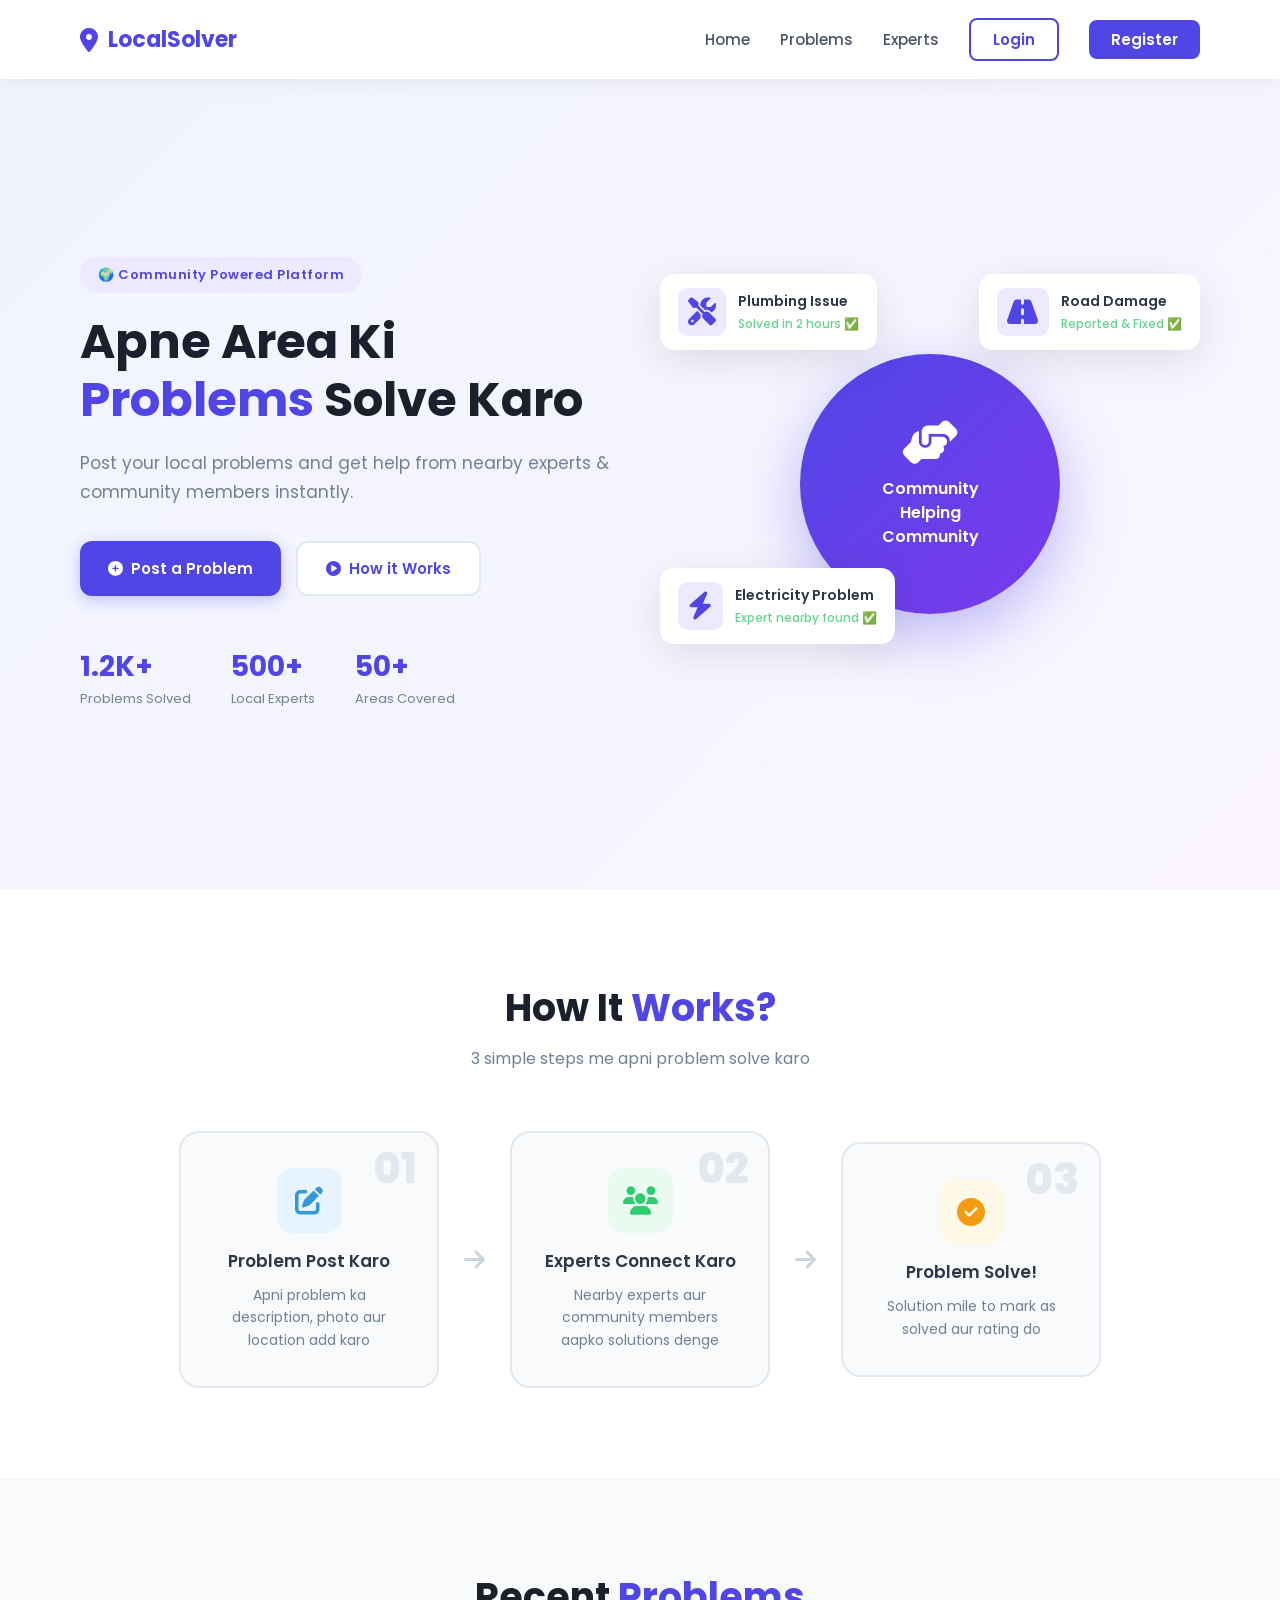
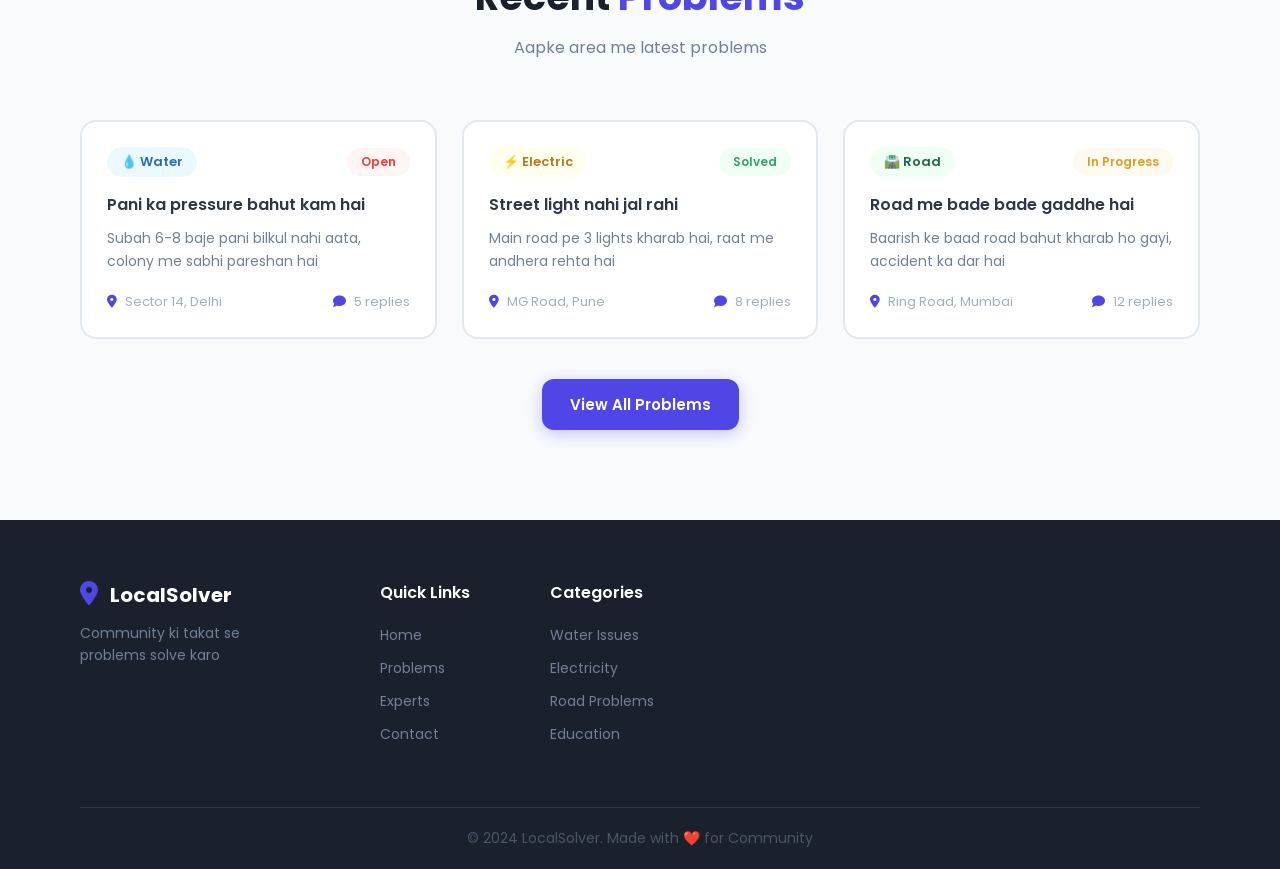
<file: index.html>
<!DOCTYPE html>
<html lang="en">
<head>
    <meta charset="UTF-8">
    <meta name="viewport" content="width=device-width, initial-scale=1.0">
    <title>Local Problem Solver</title>
    <link rel="stylesheet" href="style.css">
    <link href="https://fonts.googleapis.com/css2?family=Poppins:wght@300;400;500;600;700&display=swap" rel="stylesheet">
    <link rel="stylesheet" href="https://cdnjs.cloudflare.com/ajax/libs/font-awesome/6.4.0/css/all.min.css">
</head>
<body>

    <!-- NAVBAR -->
    <nav class="navbar">
        <div class="nav-logo">
            <i class="fas fa-map-marker-alt"></i>
            <span>LocalSolver</span>
        </div>
        <div class="nav-links">
            <a href="#">Home</a>
            <a href="#">Problems</a>
            <a href="#">Experts</a>
            <a href="pages/login.html" class="btn-login">Login</a>
            <a href="pages/register.html" class="btn-register">Register</a>
        </div>
    </nav>

    <!-- HERO SECTION -->
    <section class="hero">
        <div class="hero-content">
            <div class="hero-badge">🌍 Community Powered Platform</div>
            <h1>Apne Area Ki <span class="highlight">Problems</span> Solve Karo</h1>
            <p>Post your local problems and get help from nearby experts & community members instantly.</p>
            <div class="hero-buttons">
                <a href="pages/register.html" class="btn-primary">
                    <i class="fas fa-plus-circle"></i> Post a Problem
                </a>
                <a href="#how-it-works" class="btn-secondary">
                    <i class="fas fa-play-circle"></i> How it Works
                </a>
            </div>
            <div class="hero-stats">
                <div class="stat">
                    <h3>1.2K+</h3>
                    <p>Problems Solved</p>
                </div>
                <div class="stat">
                    <h3>500+</h3>
                    <p>Local Experts</p>
                </div>
                <div class="stat">
                    <h3>50+</h3>
                    <p>Areas Covered</p>
                </div>
            </div>
        </div>
        <div class="hero-image">
            <div class="hero-card floating">
                <i class="fas fa-tools"></i>
                <div>
                    <h4>Plumbing Issue</h4>
                    <p>Solved in 2 hours ✅</p>
                </div>
            </div>
            <div class="hero-card floating2">
                <i class="fas fa-bolt"></i>
                <div>
                    <h4>Electricity Problem</h4>
                    <p>Expert nearby found ✅</p>
                </div>
            </div>
            <div class="hero-card floating3">
                <i class="fas fa-road"></i>
                <div>
                    <h4>Road Damage</h4>
                    <p>Reported & Fixed ✅</p>
                </div>
            </div>
            <div class="big-circle">
                <i class="fas fa-hands-helping"></i>
                <p>Community<br>Helping<br>Community</p>
            </div>
        </div>
    </section>

    <!-- HOW IT WORKS -->
    <section class="how-it-works" id="how-it-works">
        <h2>How It <span class="highlight">Works?</span></h2>
        <p class="section-sub">3 simple steps me apni problem solve karo</p>
        <div class="steps">
            <div class="step-card">
                <div class="step-icon" style="background:#e8f4fd;">
                    <i class="fas fa-edit" style="color:#3498db;"></i>
                </div>
                <div class="step-number">01</div>
                <h3>Problem Post Karo</h3>
                <p>Apni problem ka description, photo aur location add karo</p>
            </div>
            <div class="step-arrow"><i class="fas fa-arrow-right"></i></div>
            <div class="step-card">
                <div class="step-icon" style="background:#eafaf1;">
                    <i class="fas fa-users" style="color:#2ecc71;"></i>
                </div>
                <div class="step-number">02</div>
                <h3>Experts Connect Karo</h3>
                <p>Nearby experts aur community members aapko solutions denge</p>
            </div>
            <div class="step-arrow"><i class="fas fa-arrow-right"></i></div>
            <div class="step-card">
                <div class="step-icon" style="background:#fef9e7;">
                    <i class="fas fa-check-circle" style="color:#f39c12;"></i>
                </div>
                <div class="step-number">03</div>
                <h3>Problem Solve!</h3>
                <p>Solution mile to mark as solved aur rating do</p>
            </div>
        </div>
    </section>

    <!-- RECENT PROBLEMS -->
    <section class="recent-problems">
        <h2>Recent <span class="highlight">Problems</span></h2>
        <p class="section-sub">Aapke area me latest problems</p>
        <div class="problems-grid">

            <div class="problem-card">
                <div class="problem-header">
                    <span class="category water">💧 Water</span>
                    <span class="status open">Open</span>
                </div>
                <h4>Pani ka pressure bahut kam hai</h4>
                <p>Subah 6-8 baje pani bilkul nahi aata, colony me sabhi pareshan hai</p>
                <div class="problem-footer">
                    <span><i class="fas fa-map-marker-alt"></i> Sector 14, Delhi</span>
                    <span><i class="fas fa-comment"></i> 5 replies</span>
                </div>
            </div>

            <div class="problem-card">
                <div class="problem-header">
                    <span class="category electric">⚡ Electric</span>
                    <span class="status solved">Solved</span>
                </div>
                <h4>Street light nahi jal rahi</h4>
                <p>Main road pe 3 lights kharab hai, raat me andhera rehta hai</p>
                <div class="problem-footer">
                    <span><i class="fas fa-map-marker-alt"></i> MG Road, Pune</span>
                    <span><i class="fas fa-comment"></i> 8 replies</span>
                </div>
            </div>

            <div class="problem-card">
                <div class="problem-header">
                    <span class="category road">🛣️ Road</span>
                    <span class="status progress">In Progress</span>
                </div>
                <h4>Road me bade bade gaddhe hai</h4>
                <p>Baarish ke baad road bahut kharab ho gayi, accident ka dar hai</p>
                <div class="problem-footer">
                    <span><i class="fas fa-map-marker-alt"></i> Ring Road, Mumbai</span>
                    <span><i class="fas fa-comment"></i> 12 replies</span>
                </div>
            </div>

        </div>
        <div class="center">
            <a href="pages/dashboard.html" class="btn-primary">View All Problems</a>
        </div>
    </section>

    <!-- FOOTER -->
    <footer class="footer">
        <div class="footer-content">
            <div class="footer-logo">
                <i class="fas fa-map-marker-alt"></i>
                <span>LocalSolver</span>
                <p>Community ki takat se problems solve karo</p>
            </div>
            <div class="footer-links">
                <h4>Quick Links</h4>
                <a href="#">Home</a>
                <a href="#">Problems</a>
                <a href="#">Experts</a>
                <a href="#">Contact</a>
            </div>
            <div class="footer-links">
                <h4>Categories</h4>
                <a href="#">Water Issues</a>
                <a href="#">Electricity</a>
                <a href="#">Road Problems</a>
                <a href="#">Education</a>
            </div>
        </div>
        <div class="footer-bottom">
            <p>© 2024 LocalSolver. Made with ❤️ for Community</p>
        </div>
    </footer>

</body>
</html>
</file>
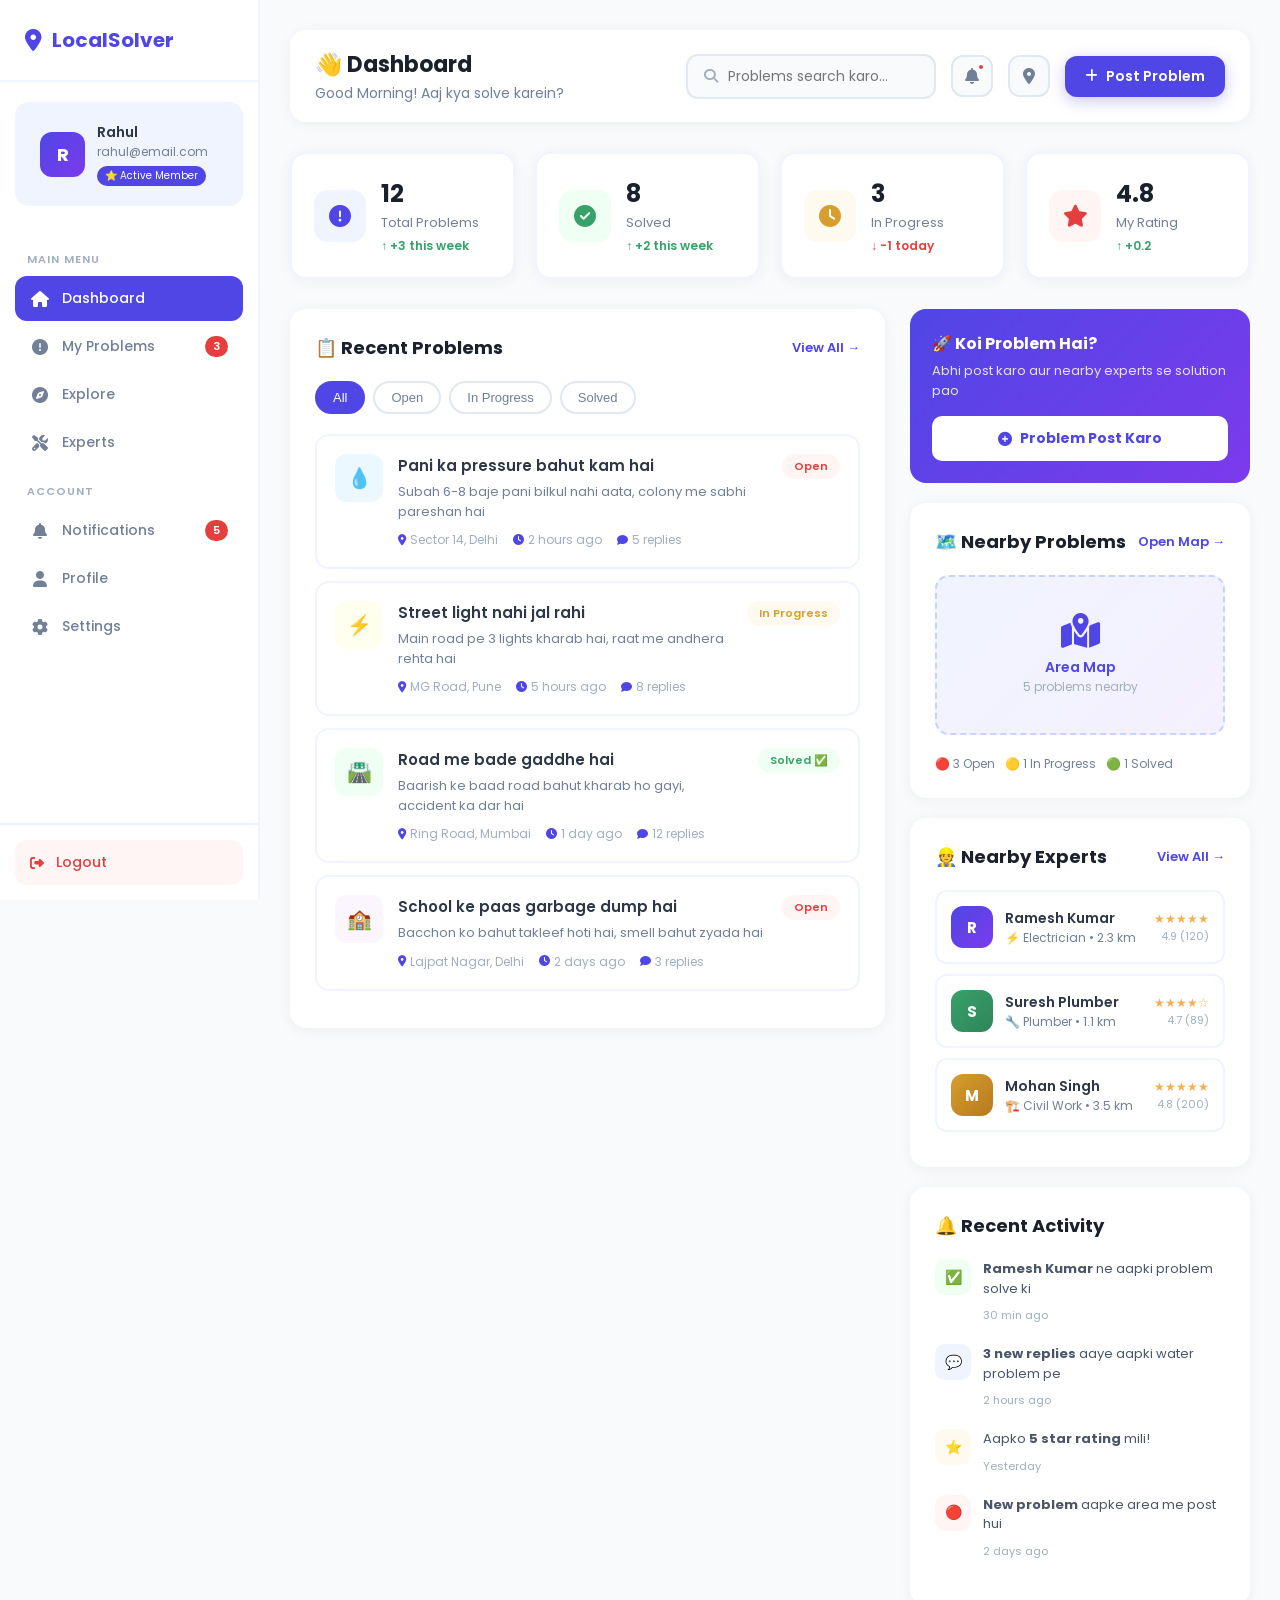
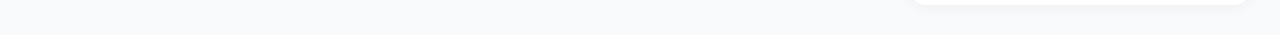
<file: pages/dashboard.html>
<!DOCTYPE html>
<html lang="en">
<head>
    <meta charset="UTF-8">
    <meta name="viewport" content="width=device-width, initial-scale=1.0">
    <title>Dashboard - LocalSolver</title>
    <link rel="stylesheet" href="../style.css">
    <link href="https://fonts.googleapis.com/css2?family=Poppins:wght@300;400;500;600;700&display=swap" rel="stylesheet">
    <link rel="stylesheet" href="https://cdnjs.cloudflare.com/ajax/libs/font-awesome/6.4.0/css/all.min.css">
    <style>

        /* ===== LAYOUT ===== */
        .dashboard-layout {
            display: flex;
            min-height: 100vh;
            background: #f8fafc;
        }

        /* ===== SIDEBAR ===== */
        .sidebar {
            width: 260px;
            background: #ffffff;
            border-right: 2px solid #f0f4ff;
            display: flex;
            flex-direction: column;
            position: fixed;
            height: 100vh;
            top: 0;
            left: 0;
            z-index: 100;
            transition: all 0.3s;
        }

        .sidebar-logo {
            display: flex;
            align-items: center;
            gap: 10px;
            padding: 25px 25px;
            font-size: 20px;
            font-weight: 700;
            color: #4f46e5;
            border-bottom: 2px solid #f0f4ff;
        }

        .sidebar-logo i {
            font-size: 22px;
        }

        /* USER PROFILE */
        .sidebar-profile {
            display: flex;
            align-items: center;
            gap: 12px;
            padding: 20px 25px;
            background: #f0f4ff;
            margin: 20px 15px;
            border-radius: 14px;
        }

        .profile-avatar {
            width: 45px;
            height: 45px;
            background: linear-gradient(135deg, #4f46e5, #7c3aed);
            border-radius: 12px;
            display: flex;
            align-items: center;
            justify-content: center;
            color: white;
            font-size: 18px;
            font-weight: 700;
            flex-shrink: 0;
        }

        .profile-info h4 {
            font-size: 14px;
            font-weight: 600;
            color: #2d3748;
        }

        .profile-info p {
            font-size: 12px;
            color: #718096;
        }

        .profile-badge {
            font-size: 10px;
            background: #4f46e5;
            color: white;
            padding: 2px 8px;
            border-radius: 20px;
            margin-top: 3px;
            display: inline-block;
        }

        /* SIDEBAR NAV */
        .sidebar-nav {
            padding: 10px 15px;
            flex: 1;
        }

        .nav-section-title {
            font-size: 11px;
            font-weight: 600;
            color: #a0aec0;
            text-transform: uppercase;
            letter-spacing: 1px;
            padding: 15px 12px 8px;
        }

        .nav-item {
            display: flex;
            align-items: center;
            gap: 12px;
            padding: 12px 15px;
            border-radius: 12px;
            font-size: 14px;
            font-weight: 500;
            color: #718096;
            cursor: pointer;
            transition: all 0.3s;
            margin-bottom: 3px;
            text-decoration: none;
        }

        .nav-item:hover {
            background: #f0f4ff;
            color: #4f46e5;
        }

        .nav-item.active {
            background: #4f46e5;
            color: white;
        }

        .nav-item i {
            width: 20px;
            text-align: center;
            font-size: 16px;
        }

        .nav-badge {
            margin-left: auto;
            background: #e53e3e;
            color: white;
            font-size: 11px;
            padding: 2px 8px;
            border-radius: 20px;
            font-weight: 600;
        }

        .nav-item.active .nav-badge {
            background: rgba(255,255,255,0.3);
        }

        /* SIDEBAR BOTTOM */
        .sidebar-bottom {
            padding: 15px;
            border-top: 2px solid #f0f4ff;
        }

        .logout-btn {
            display: flex;
            align-items: center;
            gap: 12px;
            padding: 12px 15px;
            border-radius: 12px;
            font-size: 14px;
            font-weight: 500;
            color: #e53e3e;
            cursor: pointer;
            transition: all 0.3s;
            background: #fff5f5;
        }

        .logout-btn:hover {
            background: #e53e3e;
            color: white;
        }

        /* ===== MAIN CONTENT ===== */
        .main-content {
            margin-left: 260px;
            flex: 1;
            padding: 30px;
        }

        /* TOP BAR */
        .topbar {
            display: flex;
            justify-content: space-between;
            align-items: center;
            margin-bottom: 30px;
            background: white;
            padding: 18px 25px;
            border-radius: 16px;
            box-shadow: 0 2px 15px rgba(0,0,0,0.05);
        }

        .topbar-left h2 {
            font-size: 22px;
            font-weight: 700;
            color: #1a202c;
        }

        .topbar-left p {
            font-size: 14px;
            color: #718096;
            margin-top: 2px;
        }

        .topbar-right {
            display: flex;
            align-items: center;
            gap: 15px;
        }

        .search-bar {
            display: flex;
            align-items: center;
            gap: 10px;
            background: #f8fafc;
            border: 2px solid #e2e8f0;
            border-radius: 12px;
            padding: 10px 16px;
            width: 250px;
            transition: all 0.3s;
        }

        .search-bar:focus-within {
            border-color: #4f46e5;
        }

        .search-bar i {
            color: #a0aec0;
            font-size: 14px;
        }

        .search-bar input {
            border: none;
            background: none;
            outline: none;
            font-size: 14px;
            font-family: 'Poppins', sans-serif;
            color: #2d3748;
            width: 100%;
        }

        .topbar-icon {
            width: 42px;
            height: 42px;
            background: #f8fafc;
            border: 2px solid #e2e8f0;
            border-radius: 12px;
            display: flex;
            align-items: center;
            justify-content: center;
            cursor: pointer;
            position: relative;
            transition: all 0.3s;
            color: #718096;
        }

        .topbar-icon:hover {
            border-color: #4f46e5;
            color: #4f46e5;
        }

        .notif-dot {
            position: absolute;
            top: 6px;
            right: 6px;
            width: 8px;
            height: 8px;
            background: #e53e3e;
            border-radius: 50%;
            border: 2px solid white;
        }

        .post-btn {
            background: #4f46e5;
            color: white;
            padding: 10px 20px;
            border-radius: 12px;
            font-size: 14px;
            font-weight: 600;
            display: flex;
            align-items: center;
            gap: 8px;
            cursor: pointer;
            border: none;
            font-family: 'Poppins', sans-serif;
            transition: all 0.3s;
            box-shadow: 0 4px 15px rgba(79,70,229,0.3);
            text-decoration: none;
        }

        .post-btn:hover {
            background: #3730a3;
            transform: translateY(-2px);
        }

        /* ===== STATS CARDS ===== */
        .stats-grid {
            display: grid;
            grid-template-columns: repeat(4, 1fr);
            gap: 20px;
            margin-bottom: 30px;
        }

        .stat-card {
            background: white;
            border-radius: 16px;
            padding: 22px;
            display: flex;
            align-items: center;
            gap: 15px;
            box-shadow: 0 2px 15px rgba(0,0,0,0.05);
            border: 2px solid #f0f4ff;
            transition: all 0.3s;
        }

        .stat-card:hover {
            transform: translateY(-4px);
            box-shadow: 0 10px 30px rgba(79,70,229,0.10);
            border-color: #4f46e5;
        }

        .stat-icon {
            width: 52px;
            height: 52px;
            border-radius: 14px;
            display: flex;
            align-items: center;
            justify-content: center;
            font-size: 22px;
            flex-shrink: 0;
        }

        .stat-info h3 {
            font-size: 24px;
            font-weight: 700;
            color: #1a202c;
        }

        .stat-info p {
            font-size: 13px;
            color: #718096;
            margin-top: 2px;
        }

        .stat-change {
            font-size: 12px;
            font-weight: 600;
            margin-top: 4px;
        }

        .up { color: #38a169; }
        .down { color: #e53e3e; }

        /* ===== CONTENT GRID ===== */
        .content-grid {
            display: grid;
            grid-template-columns: 1fr 340px;
            gap: 25px;
        }

        /* ===== PROBLEMS SECTION ===== */
        .section-card {
            background: white;
            border-radius: 16px;
            padding: 25px;
            box-shadow: 0 2px 15px rgba(0,0,0,0.05);
        }

        .section-header {
            display: flex;
            justify-content: space-between;
            align-items: center;
            margin-bottom: 20px;
        }

        .section-header h3 {
            font-size: 18px;
            font-weight: 700;
            color: #1a202c;
        }

        .view-all {
            font-size: 13px;
            color: #4f46e5;
            font-weight: 600;
            cursor: pointer;
            text-decoration: none;
        }

        /* FILTER TABS */
        .filter-tabs {
            display: flex;
            gap: 8px;
            margin-bottom: 20px;
            flex-wrap: wrap;
        }

        .filter-tab {
            padding: 7px 16px;
            border-radius: 50px;
            font-size: 13px;
            font-weight: 500;
            cursor: pointer;
            border: 2px solid #e2e8f0;
            color: #718096;
            transition: all 0.3s;
            background: white;
        }

        .filter-tab:hover,
        .filter-tab.active {
            background: #4f46e5;
            color: white;
            border-color: #4f46e5;
        }

        /* PROBLEM ITEMS */
        .problem-item {
            display: flex;
            gap: 15px;
            padding: 18px;
            border: 2px solid #f0f4ff;
            border-radius: 14px;
            margin-bottom: 12px;
            cursor: pointer;
            transition: all 0.3s;
        }

        .problem-item:hover {
            border-color: #4f46e5;
            background: #f8faff;
            transform: translateX(4px);
        }

        .problem-icon {
            width: 48px;
            height: 48px;
            border-radius: 12px;
            display: flex;
            align-items: center;
            justify-content: center;
            font-size: 20px;
            flex-shrink: 0;
        }

        .problem-body {
            flex: 1;
        }

        .problem-body h4 {
            font-size: 15px;
            font-weight: 600;
            color: #2d3748;
            margin-bottom: 5px;
        }

        .problem-body p {
            font-size: 13px;
            color: #718096;
            line-height: 1.5;
            margin-bottom: 10px;
        }

        .problem-meta {
            display: flex;
            gap: 15px;
            font-size: 12px;
            color: #a0aec0;
            flex-wrap: wrap;
        }

        .problem-meta span {
            display: flex;
            align-items: center;
            gap: 4px;
        }

        .problem-meta i {
            color: #4f46e5;
            font-size: 11px;
        }

        .status-badge {
            padding: 4px 12px;
            border-radius: 20px;
            font-size: 11px;
            font-weight: 600;
            flex-shrink: 0;
            align-self: flex-start;
        }

        .badge-open { background: #fff5f5; color: #e53e3e; }
        .badge-solved { background: #f0fff4; color: #38a169; }
        .badge-progress { background: #fffaf0; color: #d69e2e; }

        /* ===== RIGHT COLUMN ===== */

        /* QUICK POST */
        .quick-post {
            background: linear-gradient(135deg, #4f46e5, #7c3aed);
            border-radius: 16px;
            padding: 22px;
            color: white;
            margin-bottom: 20px;
        }

        .quick-post h3 {
            font-size: 16px;
            font-weight: 700;
            margin-bottom: 5px;
        }

        .quick-post p {
            font-size: 13px;
            opacity: 0.85;
            margin-bottom: 15px;
        }

        .quick-post-btn {
            width: 100%;
            padding: 12px;
            background: white;
            color: #4f46e5;
            border: none;
            border-radius: 10px;
            font-size: 14px;
            font-weight: 700;
            font-family: 'Poppins', sans-serif;
            cursor: pointer;
            display: flex;
            align-items: center;
            justify-content: center;
            gap: 8px;
            transition: all 0.3s;
        }

        .quick-post-btn:hover {
            transform: translateY(-2px);
            box-shadow: 0 5px 15px rgba(0,0,0,0.2);
        }

        /* NEARBY EXPERTS */
        .expert-item {
            display: flex;
            align-items: center;
            gap: 12px;
            padding: 14px;
            border: 2px solid #f0f4ff;
            border-radius: 12px;
            margin-bottom: 10px;
            transition: all 0.3s;
            cursor: pointer;
        }

        .expert-item:hover {
            border-color: #4f46e5;
            background: #f8faff;
        }

        .expert-avatar {
            width: 42px;
            height: 42px;
            border-radius: 12px;
            display: flex;
            align-items: center;
            justify-content: center;
            color: white;
            font-size: 15px;
            font-weight: 700;
            flex-shrink: 0;
        }

        .expert-info h4 {
            font-size: 14px;
            font-weight: 600;
            color: #2d3748;
        }

        .expert-info p {
            font-size: 12px;
            color: #718096;
        }

        .expert-rating {
            margin-left: auto;
            text-align: right;
        }

        .expert-rating .stars {
            font-size: 12px;
            color: #f6ad55;
        }

        .expert-rating p {
            font-size: 11px;
            color: #a0aec0;
        }

        /* ACTIVITY */
        .activity-item {
            display: flex;
            gap: 12px;
            margin-bottom: 18px;
        }

        .activity-dot {
            width: 36px;
            height: 36px;
            border-radius: 10px;
            display: flex;
            align-items: center;
            justify-content: center;
            font-size: 14px;
            flex-shrink: 0;
        }

        .activity-body p {
            font-size: 13px;
            color: #4a5568;
            line-height: 1.5;
            margin-bottom: 3px;
        }

        .activity-body span {
            font-size: 11px;
            color: #a0aec0;
        }

        /* MAP PLACEHOLDER */
        .map-placeholder {
            background: linear-gradient(135deg, #f0f4ff, #f5f0ff);
            border-radius: 14px;
            height: 160px;
            display: flex;
            flex-direction: column;
            align-items: center;
            justify-content: center;
            border: 2px dashed #c7d2fe;
            margin-bottom: 20px;
            cursor: pointer;
            transition: all 0.3s;
        }

        .map-placeholder:hover {
            border-color: #4f46e5;
            background: linear-gradient(135deg, #ebe9fe, #f0e6ff);
        }

        .map-placeholder i {
            font-size: 35px;
            color: #4f46e5;
            margin-bottom: 8px;
        }

        .map-placeholder p {
            font-size: 14px;
            color: #4f46e5;
            font-weight: 600;
        }

        .map-placeholder span {
            font-size: 12px;
            color: #a0aec0;
        }

        /* MODAL */
        .modal-overlay {
            display: none;
            position: fixed;
            top: 0; left: 0;
            width: 100%; height: 100%;
            background: rgba(0,0,0,0.5);
            z-index: 999;
            align-items: center;
            justify-content: center;
            backdrop-filter: blur(4px);
        }

        .modal-overlay.active {
            display: flex;
        }

        .modal {
            background: white;
            border-radius: 20px;
            padding: 35px;
            width: 100%;
            max-width: 500px;
            margin: 20px;
            animation: modalIn 0.3s ease;
        }

        @keyframes modalIn {
            from { transform: scale(0.9); opacity: 0; }
            to { transform: scale(1); opacity: 1; }
        }

        .modal-header {
            display: flex;
            justify-content: space-between;
            align-items: center;
            margin-bottom: 25px;
        }

        .modal-header h3 {
            font-size: 20px;
            font-weight: 700;
            color: #1a202c;
        }

        .modal-close {
            width: 35px;
            height: 35px;
            border-radius: 10px;
            background: #f8fafc;
            border: 2px solid #e2e8f0;
            display: flex;
            align-items: center;
            justify-content: center;
            cursor: pointer;
            font-size: 16px;
            color: #718096;
            transition: all 0.3s;
        }

        .modal-close:hover {
            background: #e53e3e;
            color: white;
            border-color: #e53e3e;
        }

        .modal-form .form-group {
            margin-bottom: 18px;
        }

        .modal-form label {
            display: block;
            font-size: 13px;
            font-weight: 600;
            color: #2d3748;
            margin-bottom: 7px;
        }

        .modal-form input,
        .modal-form select,
        .modal-form textarea {
            width: 100%;
            padding: 12px 16px;
            border: 2px solid #e2e8f0;
            border-radius: 12px;
            font-size: 14px;
            font-family: 'Poppins', sans-serif;
            color: #2d3748;
            outline: none;
            transition: all 0.3s;
            resize: none;
        }

        .modal-form input:focus,
        .modal-form select:focus,
        .modal-form textarea:focus {
            border-color: #4f46e5;
            box-shadow: 0 0 0 4px rgba(79,70,229,0.08);
        }

        .modal-footer {
            display: flex;
            gap: 12px;
            margin-top: 25px;
        }

        .btn-cancel {
            flex: 1;
            padding: 12px;
            background: #f8fafc;
            color: #718096;
            border: 2px solid #e2e8f0;
            border-radius: 12px;
            font-size: 14px;
            font-weight: 600;
            font-family: 'Poppins', sans-serif;
            cursor: pointer;
            transition: all 0.3s;
        }

        .btn-cancel:hover {
            background: #e2e8f0;
        }

        .btn-submit {
            flex: 2;
            padding: 12px;
            background: #4f46e5;
            color: white;
            border: none;
            border-radius: 12px;
            font-size: 14px;
            font-weight: 600;
            font-family: 'Poppins', sans-serif;
            cursor: pointer;
            transition: all 0.3s;
            display: flex;
            align-items: center;
            justify-content: center;
            gap: 8px;
        }

        .btn-submit:hover {
            background: #3730a3;
            transform: translateY(-2px);
        }

        /* TOAST */
        .toast {
            position: fixed;
            bottom: 30px;
            right: 30px;
            background: #1a202c;
            color: white;
            padding: 15px 22px;
            border-radius: 14px;
            font-size: 14px;
            display: flex;
            align-items: center;
            gap: 10px;
            z-index: 9999;
            transform: translateY(100px);
            opacity: 0;
            transition: all 0.4s;
            box-shadow: 0 10px 30px rgba(0,0,0,0.2);
        }

        .toast.show {
            transform: translateY(0);
            opacity: 1;
        }

        .toast i {
            color: #68d391;
            font-size: 18px;
        }

    </style>
</head>
<body>

<div class="dashboard-layout">

    <!-- ===== SIDEBAR ===== -->
    <aside class="sidebar">
        <div class="sidebar-logo">
            <i class="fas fa-map-marker-alt"></i>
            <span>LocalSolver</span>
        </div>

        <!-- PROFILE -->
        <div class="sidebar-profile">
            <div class="profile-avatar" id="avatarText">R</div>
            <div class="profile-info">
                <h4 id="userName">Rahul</h4>
                <p id="userEmail">rahul@email.com</p>
                <span class="profile-badge">⭐ Active Member</span>
            </div>
        </div>

        <!-- NAV -->
        <nav class="sidebar-nav">
            <div class="nav-section-title">Main Menu</div>

            <a class="nav-item active" onclick="showSection('dashboard')">
                <i class="fas fa-home"></i>
                Dashboard
            </a>
            <a class="nav-item" onclick="showSection('problems')">
                <i class="fas fa-exclamation-circle"></i>
                My Problems
                <span class="nav-badge">3</span>
            </a>
            <a class="nav-item" onclick="showSection('explore')">
                <i class="fas fa-compass"></i>
                Explore
            </a>
            <a class="nav-item" onclick="showSection('experts')">
                <i class="fas fa-tools"></i>
                Experts
            </a>

            <div class="nav-section-title">Account</div>

            <a class="nav-item" onclick="showSection('notifications')">
                <i class="fas fa-bell"></i>
                Notifications
                <span class="nav-badge">5</span>
            </a>
            <a class="nav-item" onclick="showSection('profile')">
                <i class="fas fa-user"></i>
                Profile
            </a>
            <a class="nav-item" onclick="showSection('settings')">
                <i class="fas fa-cog"></i>
                Settings
            </a>
        </nav>

        <div class="sidebar-bottom">
            <div class="logout-btn" onclick="logout()">
                <i class="fas fa-sign-out-alt"></i>
                Logout
            </div>
        </div>
    </aside>

    <!-- ===== MAIN CONTENT ===== -->
    <main class="main-content">

        <!-- TOP BAR -->
        <div class="topbar">
            <div class="topbar-left">
                <h2>👋 Dashboard</h2>
                <p id="greetMsg">Good Morning! Aaj kya solve karein?</p>
            </div>
            <div class="topbar-right">
                <div class="search-bar">
                    <i class="fas fa-search"></i>
                    <input type="text" placeholder="Problems search karo..." />
                </div>
                <div class="topbar-icon">
                    <i class="fas fa-bell"></i>
                    <div class="notif-dot"></div>
                </div>
                <div class="topbar-icon">
                    <i class="fas fa-map-marker-alt"></i>
                </div>
                <button class="post-btn" onclick="openModal()">
                    <i class="fas fa-plus"></i>
                    Post Problem
                </button>
            </div>
        </div>

        <!-- STATS -->
        <div class="stats-grid">
            <div class="stat-card">
                <div class="stat-icon" style="background:#f0f4ff;">
                    <i class="fas fa-exclamation-circle" style="color:#4f46e5; font-size:22px;"></i>
                </div>
                <div class="stat-info">
                    <h3>12</h3>
                    <p>Total Problems</p>
                    <div class="stat-change up">↑ +3 this week</div>
                </div>
            </div>
            <div class="stat-card">
                <div class="stat-icon" style="background:#f0fff4;">
                    <i class="fas fa-check-circle" style="color:#38a169; font-size:22px;"></i>
                </div>
                <div class="stat-info">
                    <h3>8</h3>
                    <p>Solved</p>
                    <div class="stat-change up">↑ +2 this week</div>
                </div>
            </div>
            <div class="stat-card">
                <div class="stat-icon" style="background:#fffaf0;">
                    <i class="fas fa-clock" style="color:#d69e2e; font-size:22px;"></i>
                </div>
                <div class="stat-info">
                    <h3>3</h3>
                    <p>In Progress</p>
                    <div class="stat-change down">↓ -1 today</div>
                </div>
            </div>
            <div class="stat-card">
                <div class="stat-icon" style="background:#fff5f5;">
                    <i class="fas fa-star" style="color:#e53e3e; font-size:22px;"></i>
                </div>
                <div class="stat-info">
                    <h3>4.8</h3>
                    <p>My Rating</p>
                    <div class="stat-change up">↑ +0.2</div>
                </div>
            </div>
        </div>

        <!-- CONTENT GRID -->
        <div class="content-grid">

            <!-- LEFT - PROBLEMS -->
            <div>
                <div class="section-card">
                    <div class="section-header">
                        <h3>📋 Recent Problems</h3>
                        <a href="#" class="view-all">View All →</a>
                    </div>

                    <!-- FILTERS -->
                    <div class="filter-tabs">
                        <button class="filter-tab active" onclick="filterProblems('all', this)">All</button>
                        <button class="filter-tab" onclick="filterProblems('open', this)">Open</button>
                        <button class="filter-tab" onclick="filterProblems('progress', this)">In Progress</button>
                        <button class="filter-tab" onclick="filterProblems('solved', this)">Solved</button>
                    </div>

                    <!-- PROBLEMS LIST -->
                    <div id="problemsList">

                        <div class="problem-item" data-status="open">
                            <div class="problem-icon" style="background:#ebf8ff;">💧</div>
                            <div class="problem-body">
                                <h4>Pani ka pressure bahut kam hai</h4>
                                <p>Subah 6-8 baje pani bilkul nahi aata, colony me sabhi pareshan hai</p>
                                <div class="problem-meta">
                                    <span><i class="fas fa-map-marker-alt"></i> Sector 14, Delhi</span>
                                    <span><i class="fas fa-clock"></i> 2 hours ago</span>
                                    <span><i class="fas fa-comment"></i> 5 replies</span>
                                </div>
                            </div>
                            <span class="status-badge badge-open">Open</span>
                        </div>

                        <div class="problem-item" data-status="progress">
                            <div class="problem-icon" style="background:#fffff0;">⚡</div>
                            <div class="problem-body">
                                <h4>Street light nahi jal rahi</h4>
                                <p>Main road pe 3 lights kharab hai, raat me andhera rehta hai</p>
                                <div class="problem-meta">
                                    <span><i class="fas fa-map-marker-alt"></i> MG Road, Pune</span>
                                    <span><i class="fas fa-clock"></i> 5 hours ago</span>
                                    <span><i class="fas fa-comment"></i> 8 replies</span>
                                </div>
                            </div>
                            <span class="status-badge badge-progress">In Progress</span>
                        </div>

                        <div class="problem-item" data-status="solved">
                            <div class="problem-icon" style="background:#f0fff4;">🛣️</div>
                            <div class="problem-body">
                                <h4>Road me bade gaddhe hai</h4>
                                <p>Baarish ke baad road bahut kharab ho gayi, accident ka dar hai</p>
                                <div class="problem-meta">
                                    <span><i class="fas fa-map-marker-alt"></i> Ring Road, Mumbai</span>
                                    <span><i class="fas fa-clock"></i> 1 day ago</span>
                                    <span><i class="fas fa-comment"></i> 12 replies</span>
                                </div>
                            </div>
                            <span class="status-badge badge-solved">Solved ✅</span>
                        </div>

                        <div class="problem-item" data-status="open">
                            <div class="problem-icon" style="background:#faf5ff;">🏫</div>
                            <div class="problem-body">
                                <h4>School ke paas garbage dump hai</h4>
                                <p>Bacchon ko bahut takleef hoti hai, smell bahut zyada hai</p>
                                <div class="problem-meta">
                                    <span><i class="fas fa-map-marker-alt"></i> Lajpat Nagar, Delhi</span>
                                    <span><i class="fas fa-clock"></i> 2 days ago</span>
                                    <span><i class="fas fa-comment"></i> 3 replies</span>
                                </div>
                            </div>
                            <span class="status-badge badge-open">Open</span>
                        </div>

                    </div>
                </div>
            </div>

            <!-- RIGHT COLUMN -->
            <div>

                <!-- QUICK POST -->
                <div class="quick-post">
                    <h3>🚀 Koi Problem Hai?</h3>
                    <p>Abhi post karo aur nearby experts se solution pao</p>
                    <button class="quick-post-btn" onclick="openModal()">
                        <i class="fas fa-plus-circle"></i>
                        Problem Post Karo
                    </button>
                </div>

                <!-- MAP -->
                <div class="section-card" style="margin-bottom: 20px;">
                    <div class="section-header">
                        <h3>🗺️ Nearby Problems</h3>
                        <a href="#" class="view-all">Open Map →</a>
                    </div>
                    <div class="map-placeholder">
                        <i class="fas fa-map-marked-alt"></i>
                        <p>Area Map</p>
                        <span>5 problems nearby</span>
                    </div>
                    <div style="display:flex; gap:10px; font-size:12px; color:#718096; flex-wrap:wrap;">
                        <span>🔴 3 Open</span>
                        <span>🟡 1 In Progress</span>
                        <span>🟢 1 Solved</span>
                    </div>
                </div>

                <!-- NEARBY EXPERTS -->
                <div class="section-card" style="margin-bottom: 20px;">
                    <div class="section-header">
                        <h3>👷 Nearby Experts</h3>
                        <a href="#" class="view-all">View All →</a>
                    </div>

                    <div class="expert-item">
                        <div class="expert-avatar" style="background: linear-gradient(135deg,#4f46e5,#7c3aed);">R</div>
                        <div class="expert-info">
                            <h4>Ramesh Kumar</h4>
                            <p>⚡ Electrician • 2.3 km</p>
                        </div>
                        <div class="expert-rating">
                            <div class="stars">★★★★★</div>
                            <p>4.9 (120)</p>
                        </div>
                    </div>

                    <div class="expert-item">
                        <div class="expert-avatar" style="background: linear-gradient(135deg,#38a169,#2f855a);">S</div>
                        <div class="expert-info">
                            <h4>Suresh Plumber</h4>
                            <p>🔧 Plumber • 1.1 km</p>
                        </div>
                        <div class="expert-rating">
                            <div class="stars">★★★★☆</div>
                            <p>4.7 (89)</p>
                        </div>
                    </div>

                    <div class="expert-item">
                        <div class="expert-avatar" style="background: linear-gradient(135deg,#d69e2e,#b7791f);">M</div>
                        <div class="expert-info">
                            <h4>Mohan Singh</h4>
                            <p>🏗️ Civil Work • 3.5 km</p>
                        </div>
                        <div class="expert-rating">
                            <div class="stars">★★★★★</div>
                            <p>4.8 (200)</p>
                        </div>
                    </div>
                </div>

                <!-- RECENT ACTIVITY -->
                <div class="section-card">
                    <div class="section-header">
                        <h3>🔔 Recent Activity</h3>
                    </div>

                    <div class="activity-item">
                        <div class="activity-dot" style="background:#f0fff4;">✅</div>
                        <div class="activity-body">
                            <p><strong>Ramesh Kumar</strong> ne aapki problem solve ki</p>
                            <span>30 min ago</span>
                        </div>
                    </div>

                    <div class="activity-item">
                        <div class="activity-dot" style="background:#f0f4ff;">💬</div>
                        <div class="activity-body">
                            <p><strong>3 new replies</strong> aaye aapki water problem pe</p>
                            <span>2 hours ago</span>
                        </div>
                    </div>

                    <div class="activity-item">
                        <div class="activity-dot" style="background:#fffaf0;">⭐</div>
                        <div class="activity-body">
                            <p>Aapko <strong>5 star rating</strong> mili!</p>
                            <span>Yesterday</span>
                        </div>
                    </div>

                    <div class="activity-item">
                        <div class="activity-dot" style="background:#fff5f5;">🔴</div>
                        <div class="activity-body">
                            <p><strong>New problem</strong> aapke area me post hui</p>
                            <span>2 days ago</span>
                        </div>
                    </div>

                </div>

            </div>
        </div>
    </main>
</div>

<!-- ===== POST PROBLEM MODAL ===== -->
<div class="modal-overlay" id="modalOverlay">
    <div class="modal">
        <div class="modal-header">
            <h3>🚨 Problem Post Karo</h3>
            <div class="modal-close" onclick="closeModal()">✕</div>
        </div>
        <div class="modal-form">
            <div class="form-group">
                <label>Problem Title</label>
                <input type="text" id="probTitle" placeholder="Short me batao kya problem hai..." />
            </div>
            <div class="form-group">
                <label>Category</label>
                <select id="probCategory">
                    <option value="">Category select karo</option>
                    <option>💧 Water Issue</option>
                    <option>⚡ Electricity</option>
                    <option>🛣️ Road Problem</option>
                    <option>🏫 Sanitation</option>
                    <option>🌳 Environment</option>
                    <option>📚 Education</option>
                    <option>🏥 Health</option>
                    <option>🔧 Home Repair</option>
                    <option>Other</option>
                </select>
            </div>
            <div class="form-group">
                <label>Description</label>
                <textarea id="probDesc" rows="3" placeholder="Problem ko detail me describe karo..."></textarea>
            </div>
            <div class="form-group">
                <label>Location</label>
                <input type="text" id="probLocation" placeholder="Area, Sector, City..." />
            </div>
        </div>
        <div class="modal-footer">
            <button class="btn-cancel" onclick="closeModal()">Cancel</button>
            <button class="btn-submit" onclick="submitProblem()">
                <i class="fas fa-paper-plane"></i>
                Post Karo
            </button>
        </div>
    </div>
</div>

<!-- TOAST -->
<div class="toast" id="toast">
    <i class="fas fa-check-circle"></i>
    <span id="toastMsg">Problem post ho gayi!</span>
</div>

<script>
    // ===== GREETING =====
    const hour = new Date().getHours();
    const greet = hour < 12 ? 'Good Morning' : hour < 17 ? 'Good Afternoon' : 'Good Evening';
    document.getElementById('greetMsg').textContent = `${greet}! Aaj kya solve karein?`;

    // ===== LOAD USER =====
    const user = JSON.parse(localStorage.getItem('user') || '{}');
    if (user.name) {
        document.getElementById('userName').textContent = user.name;
        document.getElementById('userEmail').textContent = user.email || '';
        document.getElementById('avatarText').textContent = user.name[0].toUpperCase();
    }

    // ===== SIDEBAR NAV =====
    function showSection(section) {
        document.querySelectorAll('.nav-item').forEach(i => i.classList.remove('active'));
        event.currentTarget.classList.add('active');
        showToast(`${section} section open ho raha hai...`);
    }

    // ===== FILTER PROBLEMS =====
    function filterProblems(status, btn) {
        document.querySelectorAll('.filter-tab').forEach(t => t.classList.remove('active'));
        btn.classList.add('active');

        const items = document.querySelectorAll('.problem-item');
        items.forEach(item => {
            if (status === 'all' || item.dataset.status === status) {
                item.style.display = 'flex';
            } else {
                item.style.display = 'none';
            }
        });
    }

    // ===== MODAL =====
    function openModal() {
        document.getElementById('modalOverlay').classList.add('active');
    }

    function closeModal() {
        document.getElementById('modalOverlay').classList.remove('active');
    }

    // Close on outside click
    document.getElementById('modalOverlay').addEventListener('click', (e) => {
        if (e.target === document.getElementById('modalOverlay')) closeModal();
    });

    // ===== SUBMIT PROBLEM =====
    function submitProblem() {
        const title = document.getElementById('probTitle').value;
        const category = document.getElementById('probCategory').value;
        const desc = document.getElementById('probDesc').value;
        const location = document.getElementById('probLocation').value;

        if (!title || !category || !desc || !location) {
            showToast('⚠️ Sabhi fields fill karo!');
            return;
        }

        // Add to list dynamically
        const list = document.getElementById('problemsList');
        const newItem = document.createElement('div');
        newItem.className = 'problem-item';
        newItem.dataset.status = 'open';
        newItem.innerHTML = `
            <div class="problem-icon" style="background:#f0f4ff;">🆕</div>
            <div class="problem-body">
                <h4>${title}</h4>
                <p>${desc}</p>
                <div class="problem-meta">
                    <span><i class="fas fa-map-marker-alt"></i> ${location}</span>
                    <span><i class="fas fa-clock"></i> Just now</span>
                    <span><i class="fas fa-comment"></i> 0 replies</span>
                </div>
            </div>
            <span class="status-badge badge-open">Open</span>
        `;
        list.prepend(newItem);

        closeModal();
        showToast('✅ Problem successfully post ho gayi!');

        // Clear form
        document.getElementById('probTitle').value = '';
        document.getElementById('probCategory').value = '';
        document.getElementById('probDesc').value = '';
        document.getElementById('probLocation').value = '';
    }

    // ===== TOAST =====
    function showToast(msg) {
        const toast = document.getElementById('toast');
        document.getElementById('toastMsg').textContent = msg;
        toast.classList.add('show');
        setTimeout(() => toast.classList.remove('show'), 3000);
    }

    // ===== LOGOUT =====
    function logout() {
        if (confirm('Logout karna chahte ho?')) {
            localStorage.removeItem('user');
            window.location.href = '../index.html';
        }
    }
</script>

</body>
</html>
</file>
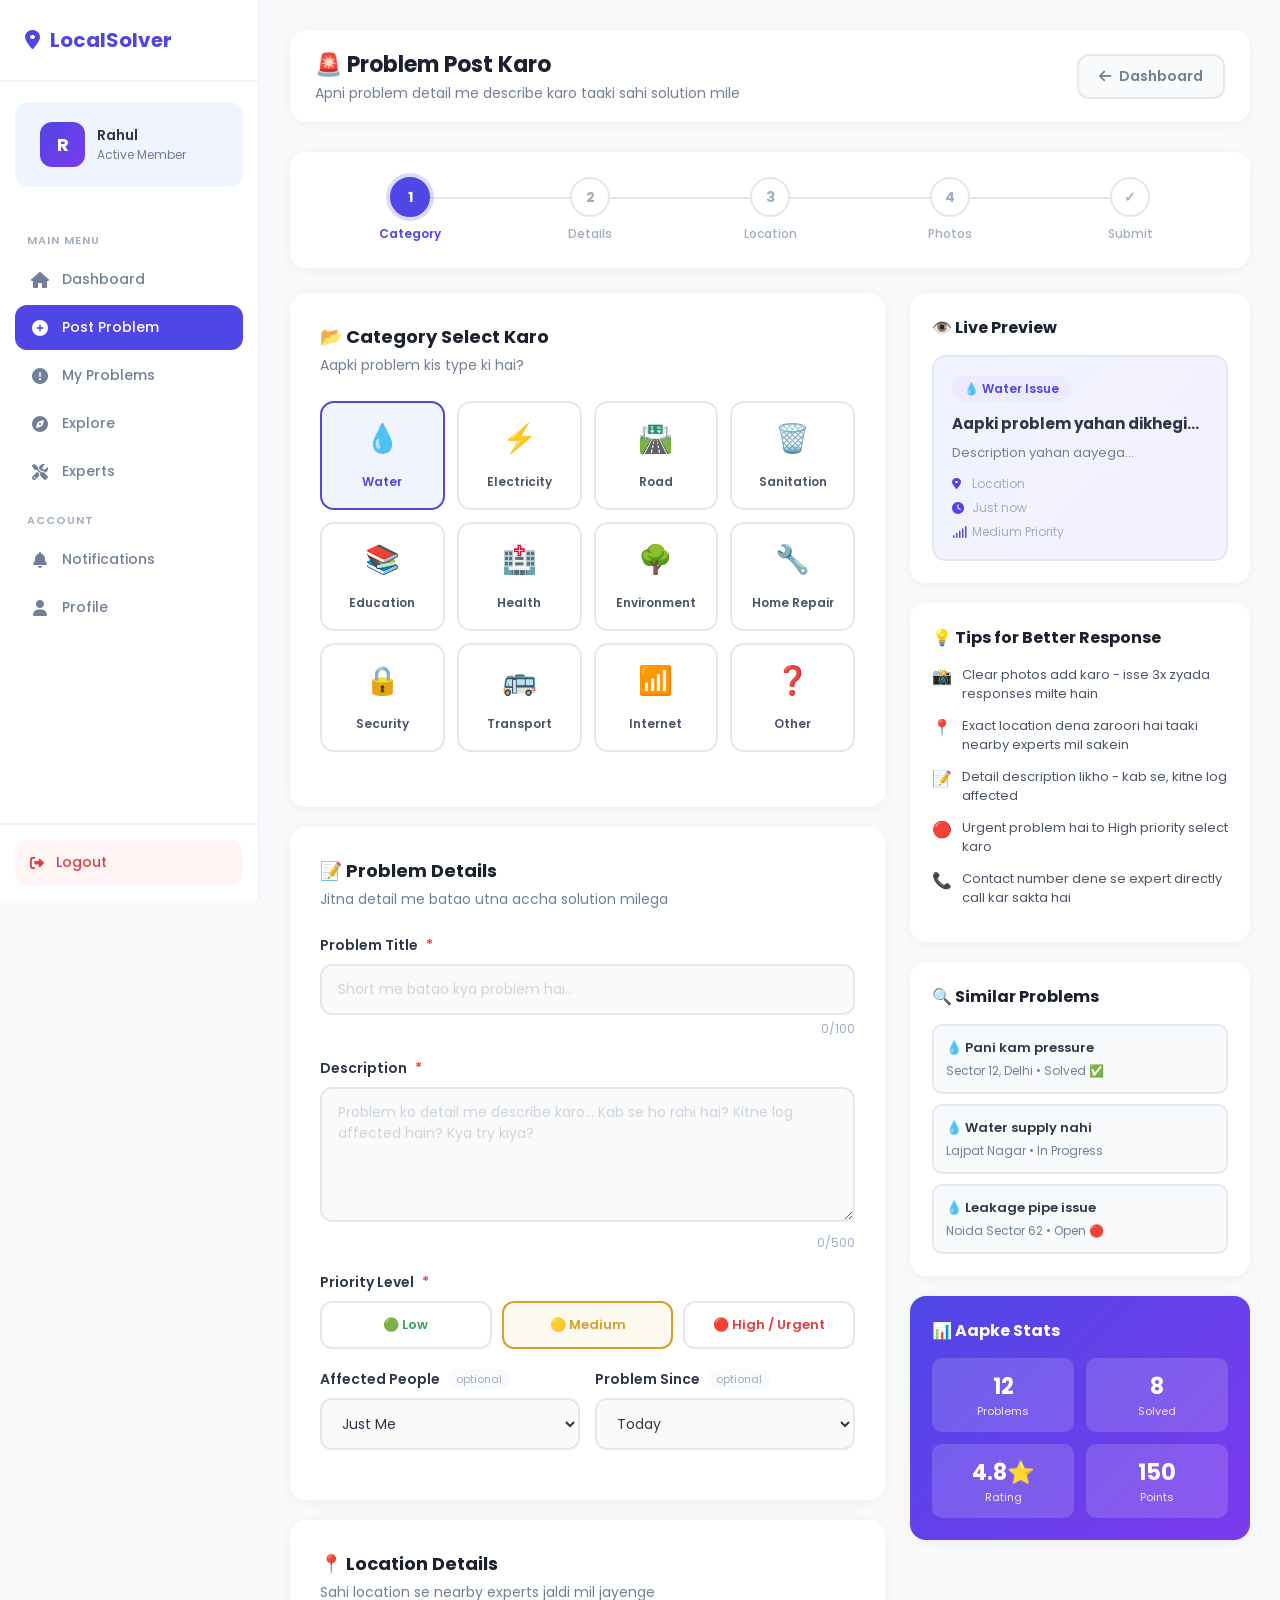
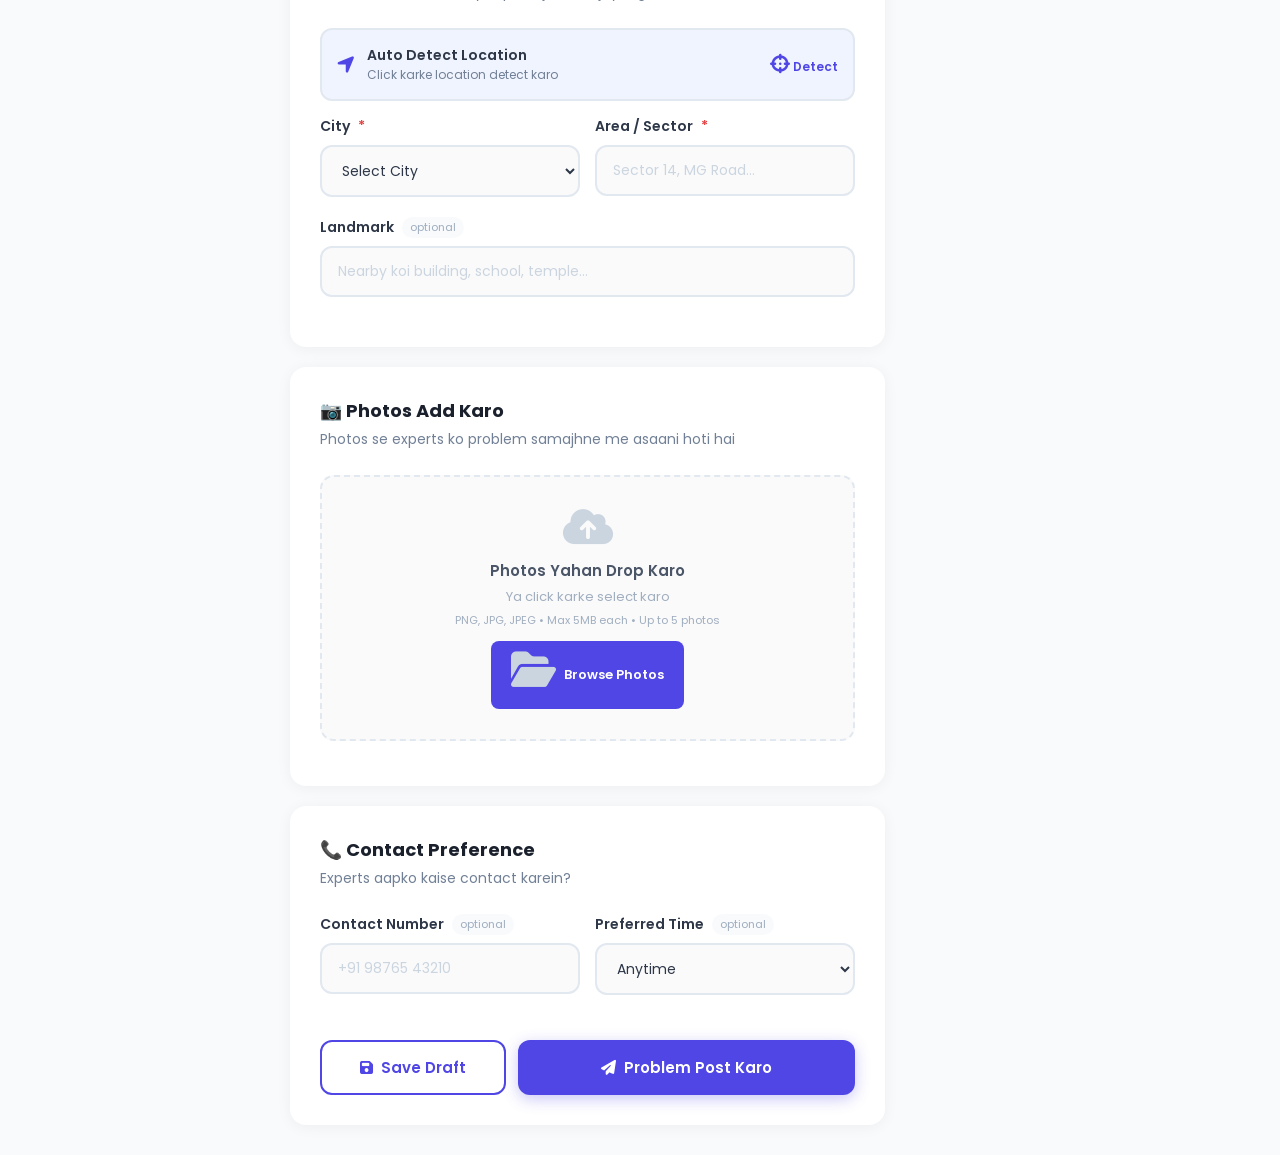
<file: pages/post-problem.html>
<!DOCTYPE html>
<html lang="en">
<head>
    <meta charset="UTF-8">
    <meta name="viewport" content="width=device-width, initial-scale=1.0">
    <title>Post Problem - LocalSolver</title>
    <link rel="stylesheet" href="../style.css">
    <link href="https://fonts.googleapis.com/css2?family=Poppins:wght@300;400;500;600;700&display=swap" rel="stylesheet">
    <link rel="stylesheet" href="https://cdnjs.cloudflare.com/ajax/libs/font-awesome/6.4.0/css/all.min.css">
    <style>

        /* ===== LAYOUT ===== */
        .page-layout {
            display: flex;
            min-height: 100vh;
            background: #f8fafc;
        }

        /* ===== SIDEBAR ===== */
        .sidebar {
            width: 260px;
            background: #ffffff;
            border-right: 2px solid #f0f4ff;
            display: flex;
            flex-direction: column;
            position: fixed;
            height: 100vh;
            top: 0;
            left: 0;
            z-index: 100;
        }

        .sidebar-logo {
            display: flex;
            align-items: center;
            gap: 10px;
            padding: 25px;
            font-size: 20px;
            font-weight: 700;
            color: #4f46e5;
            border-bottom: 2px solid #f0f4ff;
        }

        .sidebar-profile {
            display: flex;
            align-items: center;
            gap: 12px;
            padding: 20px 25px;
            background: #f0f4ff;
            margin: 20px 15px;
            border-radius: 14px;
        }

        .profile-avatar {
            width: 45px;
            height: 45px;
            background: linear-gradient(135deg, #4f46e5, #7c3aed);
            border-radius: 12px;
            display: flex;
            align-items: center;
            justify-content: center;
            color: white;
            font-size: 18px;
            font-weight: 700;
            flex-shrink: 0;
        }

        .profile-info h4 {
            font-size: 14px;
            font-weight: 600;
            color: #2d3748;
        }

        .profile-info p {
            font-size: 12px;
            color: #718096;
        }

        .sidebar-nav {
            padding: 10px 15px;
            flex: 1;
        }

        .nav-section-title {
            font-size: 11px;
            font-weight: 600;
            color: #a0aec0;
            text-transform: uppercase;
            letter-spacing: 1px;
            padding: 15px 12px 8px;
        }

        .nav-item {
            display: flex;
            align-items: center;
            gap: 12px;
            padding: 12px 15px;
            border-radius: 12px;
            font-size: 14px;
            font-weight: 500;
            color: #718096;
            cursor: pointer;
            transition: all 0.3s;
            margin-bottom: 3px;
            text-decoration: none;
        }

        .nav-item:hover {
            background: #f0f4ff;
            color: #4f46e5;
        }

        .nav-item.active {
            background: #4f46e5;
            color: white;
        }

        .nav-item i {
            width: 20px;
            text-align: center;
            font-size: 16px;
        }

        .sidebar-bottom {
            padding: 15px;
            border-top: 2px solid #f0f4ff;
        }

        .logout-btn {
            display: flex;
            align-items: center;
            gap: 12px;
            padding: 12px 15px;
            border-radius: 12px;
            font-size: 14px;
            font-weight: 500;
            color: #e53e3e;
            cursor: pointer;
            transition: all 0.3s;
            background: #fff5f5;
        }

        .logout-btn:hover {
            background: #e53e3e;
            color: white;
        }

        /* ===== MAIN ===== */
        .main-content {
            margin-left: 260px;
            flex: 1;
            padding: 30px;
        }

        /* TOPBAR */
        .topbar {
            display: flex;
            justify-content: space-between;
            align-items: center;
            margin-bottom: 30px;
            background: white;
            padding: 18px 25px;
            border-radius: 16px;
            box-shadow: 0 2px 15px rgba(0,0,0,0.05);
        }

        .topbar-left h2 {
            font-size: 22px;
            font-weight: 700;
            color: #1a202c;
        }

        .topbar-left p {
            font-size: 14px;
            color: #718096;
            margin-top: 2px;
        }

        .back-btn {
            display: flex;
            align-items: center;
            gap: 8px;
            padding: 10px 20px;
            background: #f8fafc;
            border: 2px solid #e2e8f0;
            border-radius: 12px;
            font-size: 14px;
            font-weight: 600;
            color: #718096;
            cursor: pointer;
            text-decoration: none;
            transition: all 0.3s;
            font-family: 'Poppins', sans-serif;
        }

        .back-btn:hover {
            border-color: #4f46e5;
            color: #4f46e5;
        }

        /* ===== STEP PROGRESS ===== */
        .step-progress {
            background: white;
            border-radius: 16px;
            padding: 25px 30px;
            margin-bottom: 25px;
            box-shadow: 0 2px 15px rgba(0,0,0,0.05);
        }

        .steps-row {
            display: flex;
            align-items: center;
            justify-content: center;
            gap: 0;
        }

        .step-item {
            display: flex;
            flex-direction: column;
            align-items: center;
            gap: 8px;
            flex: 1;
            position: relative;
        }

        .step-item::after {
            content: '';
            position: absolute;
            top: 20px;
            left: 60%;
            width: 80%;
            height: 2px;
            background: #e2e8f0;
            z-index: 0;
        }

        .step-item:last-child::after {
            display: none;
        }

        .step-circle {
            width: 40px;
            height: 40px;
            border-radius: 50%;
            border: 2px solid #e2e8f0;
            background: white;
            display: flex;
            align-items: center;
            justify-content: center;
            font-size: 14px;
            font-weight: 700;
            color: #a0aec0;
            position: relative;
            z-index: 1;
            transition: all 0.3s;
        }

        .step-circle.active {
            border-color: #4f46e5;
            background: #4f46e5;
            color: white;
            box-shadow: 0 0 0 4px rgba(79,70,229,0.2);
        }

        .step-circle.done {
            border-color: #38a169;
            background: #38a169;
            color: white;
        }

        .step-label {
            font-size: 12px;
            font-weight: 500;
            color: #a0aec0;
            text-align: center;
        }

        .step-label.active {
            color: #4f46e5;
            font-weight: 600;
        }

        .step-label.done {
            color: #38a169;
        }

        /* ===== FORM LAYOUT ===== */
        .form-layout {
            display: grid;
            grid-template-columns: 1fr 340px;
            gap: 25px;
        }

        /* ===== FORM CARD ===== */
        .form-card {
            background: white;
            border-radius: 16px;
            padding: 30px;
            box-shadow: 0 2px 15px rgba(0,0,0,0.05);
        }

        .form-card h3 {
            font-size: 18px;
            font-weight: 700;
            color: #1a202c;
            margin-bottom: 5px;
        }

        .form-card .card-sub {
            font-size: 14px;
            color: #718096;
            margin-bottom: 25px;
        }

        /* CATEGORY GRID */
        .category-grid {
            display: grid;
            grid-template-columns: repeat(4, 1fr);
            gap: 12px;
            margin-bottom: 25px;
        }

        .cat-card {
            padding: 15px 10px;
            border: 2px solid #e2e8f0;
            border-radius: 14px;
            text-align: center;
            cursor: pointer;
            transition: all 0.3s;
            background: white;
        }

        .cat-card:hover {
            border-color: #4f46e5;
            background: #f0f4ff;
            transform: translateY(-2px);
        }

        .cat-card.selected {
            border-color: #4f46e5;
            background: #f0f4ff;
        }

        .cat-card .cat-emoji {
            font-size: 28px;
            margin-bottom: 8px;
            display: block;
        }

        .cat-card span {
            font-size: 12px;
            font-weight: 600;
            color: #4a5568;
        }

        .cat-card.selected span {
            color: #4f46e5;
        }

        /* FORM GROUP */
        .form-group {
            margin-bottom: 20px;
        }

        .form-group label {
            display: flex;
            align-items: center;
            gap: 8px;
            font-size: 14px;
            font-weight: 600;
            color: #2d3748;
            margin-bottom: 8px;
        }

        .form-group label .required {
            color: #e53e3e;
        }

        .form-group label .optional {
            font-size: 11px;
            color: #a0aec0;
            font-weight: 400;
            background: #f8fafc;
            padding: 2px 8px;
            border-radius: 20px;
        }

        .form-group input,
        .form-group select,
        .form-group textarea {
            width: 100%;
            padding: 13px 16px;
            border: 2px solid #e2e8f0;
            border-radius: 12px;
            font-size: 14px;
            font-family: 'Poppins', sans-serif;
            color: #2d3748;
            outline: none;
            transition: all 0.3s;
            background: #fafafa;
        }

        .form-group input:focus,
        .form-group select:focus,
        .form-group textarea:focus {
            border-color: #4f46e5;
            box-shadow: 0 0 0 4px rgba(79,70,229,0.08);
            background: white;
        }

        .form-group input::placeholder,
        .form-group textarea::placeholder {
            color: #cbd5e0;
        }

        .form-group textarea {
            resize: vertical;
            min-height: 120px;
        }

        .char-count {
            font-size: 12px;
            color: #a0aec0;
            text-align: right;
            margin-top: 5px;
        }

        /* FORM ROW */
        .form-row {
            display: grid;
            grid-template-columns: 1fr 1fr;
            gap: 15px;
        }

        /* PRIORITY SELECTOR */
        .priority-selector {
            display: flex;
            gap: 10px;
            margin-bottom: 20px;
        }

        .priority-btn {
            flex: 1;
            padding: 12px;
            border: 2px solid #e2e8f0;
            border-radius: 12px;
            text-align: center;
            cursor: pointer;
            transition: all 0.3s;
            font-size: 13px;
            font-weight: 600;
            background: white;
        }

        .priority-btn:hover {
            transform: translateY(-2px);
        }

        .priority-btn.low {
            color: #38a169;
        }

        .priority-btn.low.selected {
            border-color: #38a169;
            background: #f0fff4;
        }

        .priority-btn.medium {
            color: #d69e2e;
        }

        .priority-btn.medium.selected {
            border-color: #d69e2e;
            background: #fffaf0;
        }

        .priority-btn.high {
            color: #e53e3e;
        }

        .priority-btn.high.selected {
            border-color: #e53e3e;
            background: #fff5f5;
        }

        /* IMAGE UPLOAD */
        .upload-area {
            border: 2px dashed #e2e8f0;
            border-radius: 14px;
            padding: 30px;
            text-align: center;
            cursor: pointer;
            transition: all 0.3s;
            background: #fafafa;
            position: relative;
        }

        .upload-area:hover {
            border-color: #4f46e5;
            background: #f0f4ff;
        }

        .upload-area.dragover {
            border-color: #4f46e5;
            background: #f0f4ff;
            transform: scale(1.01);
        }

        .upload-area i {
            font-size: 40px;
            color: #cbd5e0;
            margin-bottom: 12px;
            display: block;
        }

        .upload-area h4 {
            font-size: 15px;
            font-weight: 600;
            color: #4a5568;
            margin-bottom: 5px;
        }

        .upload-area p {
            font-size: 13px;
            color: #a0aec0;
        }

        .upload-area input[type="file"] {
            position: absolute;
            inset: 0;
            opacity: 0;
            cursor: pointer;
            width: 100%;
            height: 100%;
        }

        .upload-btn {
            display: inline-flex;
            align-items: center;
            gap: 8px;
            margin-top: 12px;
            padding: 8px 20px;
            background: #4f46e5;
            color: white;
            border-radius: 8px;
            font-size: 13px;
            font-weight: 600;
        }

        /* IMAGE PREVIEW */
        .image-preview {
            display: grid;
            grid-template-columns: repeat(3, 1fr);
            gap: 10px;
            margin-top: 15px;
        }

        .preview-img {
            aspect-ratio: 1;
            border-radius: 10px;
            overflow: hidden;
            position: relative;
            border: 2px solid #e2e8f0;
        }

        .preview-img img {
            width: 100%;
            height: 100%;
            object-fit: cover;
        }

        .preview-img .remove-img {
            position: absolute;
            top: 5px;
            right: 5px;
            width: 22px;
            height: 22px;
            background: #e53e3e;
            color: white;
            border-radius: 50%;
            display: flex;
            align-items: center;
            justify-content: center;
            font-size: 11px;
            cursor: pointer;
        }

        /* LOCATION BOX */
        .location-box {
            background: #f0f4ff;
            border-radius: 12px;
            padding: 15px;
            display: flex;
            align-items: center;
            gap: 12px;
            margin-bottom: 15px;
            border: 2px solid #e2e8f0;
            cursor: pointer;
            transition: all 0.3s;
        }

        .location-box:hover {
            border-color: #4f46e5;
        }

        .location-box i {
            font-size: 20px;
            color: #4f46e5;
        }

        .location-box .loc-info h4 {
            font-size: 14px;
            font-weight: 600;
            color: #2d3748;
        }

        .location-box .loc-info p {
            font-size: 12px;
            color: #718096;
        }

        .location-box .detect-btn {
            margin-left: auto;
            font-size: 12px;
            color: #4f46e5;
            font-weight: 600;
            white-space: nowrap;
        }

        /* ===== RIGHT SIDEBAR ===== */
        .right-panel {
            display: flex;
            flex-direction: column;
            gap: 20px;
        }

        .panel-card {
            background: white;
            border-radius: 16px;
            padding: 22px;
            box-shadow: 0 2px 15px rgba(0,0,0,0.05);
        }

        .panel-card h3 {
            font-size: 16px;
            font-weight: 700;
            color: #1a202c;
            margin-bottom: 15px;
        }

        /* PREVIEW CARD */
        .preview-card-box {
            background: linear-gradient(135deg, #f0f4ff, #f5f0ff);
            border-radius: 14px;
            padding: 18px;
            border: 2px solid #e2e8f0;
        }

        .preview-card-box .prev-category {
            font-size: 12px;
            font-weight: 600;
            color: #4f46e5;
            background: #ede9fe;
            padding: 4px 12px;
            border-radius: 20px;
            display: inline-block;
            margin-bottom: 10px;
        }

        .preview-card-box h4 {
            font-size: 15px;
            font-weight: 700;
            color: #2d3748;
            margin-bottom: 8px;
        }

        .preview-card-box p {
            font-size: 13px;
            color: #718096;
            line-height: 1.5;
            margin-bottom: 12px;
        }

        .preview-card-box .prev-meta {
            display: flex;
            flex-direction: column;
            gap: 6px;
            font-size: 12px;
            color: #a0aec0;
        }

        .preview-card-box .prev-meta span {
            display: flex;
            align-items: center;
            gap: 6px;
        }

        .preview-card-box .prev-meta i {
            color: #4f46e5;
            width: 14px;
        }

        /* TIPS */
        .tip-item {
            display: flex;
            gap: 10px;
            margin-bottom: 12px;
            font-size: 13px;
            color: #4a5568;
            line-height: 1.5;
        }

        .tip-item .tip-icon {
            font-size: 16px;
            flex-shrink: 0;
        }

        /* SUBMIT BUTTONS */
        .submit-row {
            display: flex;
            gap: 12px;
            margin-top: 25px;
        }

        .btn-draft {
            flex: 1;
            padding: 14px;
            background: white;
            color: #4f46e5;
            border: 2px solid #4f46e5;
            border-radius: 12px;
            font-size: 15px;
            font-weight: 600;
            font-family: 'Poppins', sans-serif;
            cursor: pointer;
            transition: all 0.3s;
            display: flex;
            align-items: center;
            justify-content: center;
            gap: 8px;
        }

        .btn-draft:hover {
            background: #f0f4ff;
        }

        .btn-post {
            flex: 2;
            padding: 14px;
            background: #4f46e5;
            color: white;
            border: none;
            border-radius: 12px;
            font-size: 15px;
            font-weight: 600;
            font-family: 'Poppins', sans-serif;
            cursor: pointer;
            transition: all 0.3s;
            display: flex;
            align-items: center;
            justify-content: center;
            gap: 8px;
            box-shadow: 0 4px 15px rgba(79,70,229,0.3);
        }

        .btn-post:hover {
            background: #3730a3;
            transform: translateY(-2px);
            box-shadow: 0 8px 25px rgba(79,70,229,0.4);
        }

        /* SUCCESS OVERLAY */
        .success-overlay {
            display: none;
            position: fixed;
            inset: 0;
            background: rgba(0,0,0,0.6);
            z-index: 9999;
            align-items: center;
            justify-content: center;
            backdrop-filter: blur(5px);
        }

        .success-overlay.active {
            display: flex;
        }

        .success-box {
            background: white;
            border-radius: 24px;
            padding: 50px 40px;
            text-align: center;
            max-width: 420px;
            width: 90%;
            animation: popIn 0.4s cubic-bezier(0.175, 0.885, 0.32, 1.275);
        }

        @keyframes popIn {
            from { transform: scale(0.5); opacity: 0; }
            to { transform: scale(1); opacity: 1; }
        }

        .success-icon {
            width: 80px;
            height: 80px;
            background: linear-gradient(135deg, #38a169, #2f855a);
            border-radius: 50%;
            display: flex;
            align-items: center;
            justify-content: center;
            font-size: 35px;
            color: white;
            margin: 0 auto 20px;
            animation: bounceIn 0.5s 0.2s both;
        }

        @keyframes bounceIn {
            from { transform: scale(0); }
            to { transform: scale(1); }
        }

        .success-box h2 {
            font-size: 24px;
            font-weight: 700;
            color: #1a202c;
            margin-bottom: 10px;
        }

        .success-box p {
            font-size: 15px;
            color: #718096;
            margin-bottom: 30px;
            line-height: 1.6;
        }

        .success-actions {
            display: flex;
            gap: 12px;
        }

        .btn-go-dashboard {
            flex: 1;
            padding: 13px;
            background: #4f46e5;
            color: white;
            border: none;
            border-radius: 12px;
            font-size: 14px;
            font-weight: 600;
            font-family: 'Poppins', sans-serif;
            cursor: pointer;
            transition: all 0.3s;
        }

        .btn-go-dashboard:hover {
            background: #3730a3;
        }

        .btn-post-another {
            flex: 1;
            padding: 13px;
            background: white;
            color: #4f46e5;
            border: 2px solid #4f46e5;
            border-radius: 12px;
            font-size: 14px;
            font-weight: 600;
            font-family: 'Poppins', sans-serif;
            cursor: pointer;
            transition: all 0.3s;
        }

        .btn-post-another:hover {
            background: #f0f4ff;
        }

        /* TOAST */
        .toast {
            position: fixed;
            bottom: 30px;
            right: 30px;
            background: #1a202c;
            color: white;
            padding: 15px 22px;
            border-radius: 14px;
            font-size: 14px;
            display: flex;
            align-items: center;
            gap: 10px;
            z-index: 9999;
            transform: translateY(100px);
            opacity: 0;
            transition: all 0.4s;
            box-shadow: 0 10px 30px rgba(0,0,0,0.2);
        }

        .toast.show {
            transform: translateY(0);
            opacity: 1;
        }

    </style>
</head>
<body>

<div class="page-layout">

    <!-- ===== SIDEBAR ===== -->
    <aside class="sidebar">
        <div class="sidebar-logo">
            <i class="fas fa-map-marker-alt"></i>
            <span>LocalSolver</span>
        </div>

        <div class="sidebar-profile">
            <div class="profile-avatar" id="avatarText">R</div>
            <div class="profile-info">
                <h4 id="userName">Rahul</h4>
                <p>Active Member</p>
            </div>
        </div>

        <nav class="sidebar-nav">
            <div class="nav-section-title">Main Menu</div>
            <a href="dashboard.html" class="nav-item">
                <i class="fas fa-home"></i> Dashboard
            </a>
            <a href="#" class="nav-item active">
                <i class="fas fa-plus-circle"></i> Post Problem
            </a>
            <a href="#" class="nav-item">
                <i class="fas fa-exclamation-circle"></i> My Problems
            </a>
            <a href="#" class="nav-item">
                <i class="fas fa-compass"></i> Explore
            </a>
            <a href="#" class="nav-item">
                <i class="fas fa-tools"></i> Experts
            </a>
            <div class="nav-section-title">Account</div>
            <a href="#" class="nav-item">
                <i class="fas fa-bell"></i> Notifications
            </a>
            <a href="#" class="nav-item">
                <i class="fas fa-user"></i> Profile
            </a>
        </nav>

        <div class="sidebar-bottom">
            <div class="logout-btn" onclick="logout()">
                <i class="fas fa-sign-out-alt"></i> Logout
            </div>
        </div>
    </aside>

    <!-- ===== MAIN ===== -->
    <main class="main-content">

        <!-- TOPBAR -->
        <div class="topbar">
            <div class="topbar-left">
                <h2>🚨 Problem Post Karo</h2>
                <p>Apni problem detail me describe karo taaki sahi solution mile</p>
            </div>
            <a href="dashboard.html" class="back-btn">
                <i class="fas fa-arrow-left"></i> Dashboard
            </a>
        </div>

        <!-- STEP PROGRESS -->
        <div class="step-progress">
            <div class="steps-row">
                <div class="step-item">
                    <div class="step-circle active" id="sc1">1</div>
                    <div class="step-label active">Category</div>
                </div>
                <div class="step-item">
                    <div class="step-circle" id="sc2">2</div>
                    <div class="step-label" id="sl2">Details</div>
                </div>
                <div class="step-item">
                    <div class="step-circle" id="sc3">3</div>
                    <div class="step-label" id="sl3">Location</div>
                </div>
                <div class="step-item">
                    <div class="step-circle" id="sc4">4</div>
                    <div class="step-label" id="sl4">Photos</div>
                </div>
                <div class="step-item">
                    <div class="step-circle" id="sc5">✓</div>
                    <div class="step-label" id="sl5">Submit</div>
                </div>
            </div>
        </div>

        <!-- FORM LAYOUT -->
        <div class="form-layout">

            <!-- LEFT - MAIN FORM -->
            <div>

                <!-- CATEGORY -->
                <div class="form-card" style="margin-bottom: 20px;">
                    <h3>📂 Category Select Karo</h3>
                    <p class="card-sub">Aapki problem kis type ki hai?</p>

                    <div class="category-grid">
                        <div class="cat-card selected" onclick="selectCategory(this, 'Water Issue')">
                            <span class="cat-emoji">💧</span>
                            <span>Water</span>
                        </div>
                        <div class="cat-card" onclick="selectCategory(this, 'Electricity')">
                            <span class="cat-emoji">⚡</span>
                            <span>Electricity</span>
                        </div>
                        <div class="cat-card" onclick="selectCategory(this, 'Road Problem')">
                            <span class="cat-emoji">🛣️</span>
                            <span>Road</span>
                        </div>
                        <div class="cat-card" onclick="selectCategory(this, 'Sanitation')">
                            <span class="cat-emoji">🗑️</span>
                            <span>Sanitation</span>
                        </div>
                        <div class="cat-card" onclick="selectCategory(this, 'Education')">
                            <span class="cat-emoji">📚</span>
                            <span>Education</span>
                        </div>
                        <div class="cat-card" onclick="selectCategory(this, 'Health')">
                            <span class="cat-emoji">🏥</span>
                            <span>Health</span>
                        </div>
                        <div class="cat-card" onclick="selectCategory(this, 'Environment')">
                            <span class="cat-emoji">🌳</span>
                            <span>Environment</span>
                        </div>
                        <div class="cat-card" onclick="selectCategory(this, 'Home Repair')">
                            <span class="cat-emoji">🔧</span>
                            <span>Home Repair</span>
                        </div>
                        <div class="cat-card" onclick="selectCategory(this, 'Security')">
                            <span class="cat-emoji">🔒</span>
                            <span>Security</span>
                        </div>
                        <div class="cat-card" onclick="selectCategory(this, 'Transport')">
                            <span class="cat-emoji">🚌</span>
                            <span>Transport</span>
                        </div>
                        <div class="cat-card" onclick="selectCategory(this, 'Internet')">
                            <span class="cat-emoji">📶</span>
                            <span>Internet</span>
                        </div>
                        <div class="cat-card" onclick="selectCategory(this, 'Other')">
                            <span class="cat-emoji">❓</span>
                            <span>Other</span>
                        </div>
                    </div>
                </div>

                <!-- DETAILS -->
                <div class="form-card" style="margin-bottom: 20px;">
                    <h3>📝 Problem Details</h3>
                    <p class="card-sub">Jitna detail me batao utna accha solution milega</p>

                    <div class="form-group">
                        <label>
                            Problem Title
                            <span class="required">*</span>
                        </label>
                        <input
                            type="text"
                            id="probTitle"
                            placeholder="Short me batao kya problem hai..."
                            maxlength="100"
                            oninput="updatePreview(); updateCharCount('probTitle','titleCount',100)"
                        />
                        <div class="char-count"><span id="titleCount">0</span>/100</div>
                    </div>

                    <div class="form-group">
                        <label>
                            Description
                            <span class="required">*</span>
                        </label>
                        <textarea
                            id="probDesc"
                            placeholder="Problem ko detail me describe karo... Kab se ho rahi hai? Kitne log affected hain? Kya try kiya?"
                            rows="5"
                            maxlength="500"
                            oninput="updatePreview(); updateCharCount('probDesc','descCount',500)"
                        ></textarea>
                        <div class="char-count"><span id="descCount">0</span>/500</div>
                    </div>

                    <div class="form-group">
                        <label>Priority Level <span class="required">*</span></label>
                        <div class="priority-selector">
                            <div class="priority-btn low" onclick="selectPriority('low', this)">
                                🟢 Low
                            </div>
                            <div class="priority-btn medium selected" onclick="selectPriority('medium', this)">
                                🟡 Medium
                            </div>
                            <div class="priority-btn high" onclick="selectPriority('high', this)">
                                🔴 High / Urgent
                            </div>
                        </div>
                    </div>

                    <div class="form-row">
                        <div class="form-group">
                            <label>Affected People <span class="optional">optional</span></label>
                            <select id="affectedPeople">
                                <option>Just Me</option>
                                <option>2-5 People</option>
                                <option>6-20 People</option>
                                <option>Whole Colony</option>
                                <option>Whole Area</option>
                            </select>
                        </div>
                        <div class="form-group">
                            <label>Problem Since <span class="optional">optional</span></label>
                            <select id="problemSince">
                                <option>Today</option>
                                <option>Yesterday</option>
                                <option>2-3 Days</option>
                                <option>1 Week</option>
                                <option>1 Month+</option>
                            </select>
                        </div>
                    </div>
                </div>

                <!-- LOCATION -->
                <div class="form-card" style="margin-bottom: 20px;">
                    <h3>📍 Location Details</h3>
                    <p class="card-sub">Sahi location se nearby experts jaldi mil jayenge</p>

                    <div class="location-box" onclick="detectLocation()">
                        <i class="fas fa-location-arrow"></i>
                        <div class="loc-info">
                            <h4>Auto Detect Location</h4>
                            <p id="detectedLoc">Click karke location detect karo</p>
                        </div>
                        <span class="detect-btn">
                            <i class="fas fa-crosshairs"></i> Detect
                        </span>
                    </div>

                    <div class="form-row">
                        <div class="form-group">
                            <label>City <span class="required">*</span></label>
                            <select id="probCity">
                                <option value="">Select City</option>
                                <option>Delhi</option>
                                <option>Mumbai</option>
                                <option>Pune</option>
                                <option>Bangalore</option>
                                <option>Hyderabad</option>
                                <option>Chennai</option>
                                <option>Kolkata</option>
                                <option>Jaipur</option>
                                <option>Lucknow</option>
                                <option>Other</option>
                            </select>
                        </div>
                        <div class="form-group">
                            <label>Area / Sector <span class="required">*</span></label>
                            <input
                                type="text"
                                id="probArea"
                                placeholder="Sector 14, MG Road..."
                                oninput="updatePreview()"
                            />
                        </div>
                    </div>

                    <div class="form-group">
                        <label>
                            Landmark
                            <span class="optional">optional</span>
                        </label>
                        <input
                            type="text"
                            id="probLandmark"
                            placeholder="Nearby koi building, school, temple..."
                        />
                    </div>
                </div>

                <!-- PHOTOS -->
                <div class="form-card" style="margin-bottom: 20px;">
                    <h3>📷 Photos Add Karo</h3>
                    <p class="card-sub">Photos se experts ko problem samajhne me asaani hoti hai</p>

                    <div class="upload-area"
                         id="uploadArea"
                         ondragover="dragOver(event)"
                         ondragleave="dragLeave(event)"
                         ondrop="dropFile(event)">
                        <input type="file" accept="image/*" multiple onchange="handleFiles(this.files)" />
                        <i class="fas fa-cloud-upload-alt"></i>
                        <h4>Photos Yahan Drop Karo</h4>
                        <p>Ya click karke select karo</p>
                        <p style="font-size:11px; margin-top:5px;">PNG, JPG, JPEG • Max 5MB each • Up to 5 photos</p>
                        <div class="upload-btn">
                            <i class="fas fa-folder-open"></i>
                            Browse Photos
                        </div>
                    </div>

                    <div class="image-preview" id="imagePreview"></div>
                </div>

                <!-- CONTACT -->
                <div class="form-card">
                    <h3>📞 Contact Preference</h3>
                    <p class="card-sub">Experts aapko kaise contact karein?</p>

                    <div class="form-row">
                        <div class="form-group">
                            <label>Contact Number <span class="optional">optional</span></label>
                            <input type="tel" id="contactNum" placeholder="+91 98765 43210" />
                        </div>
                        <div class="form-group">
                            <label>Preferred Time <span class="optional">optional</span></label>
                            <select>
                                <option>Anytime</option>
                                <option>Morning (6am-12pm)</option>
                                <option>Afternoon (12pm-5pm)</option>
                                <option>Evening (5pm-9pm)</option>
                            </select>
                        </div>
                    </div>

                    <!-- SUBMIT -->
                    <div class="submit-row">
                        <button class="btn-draft" onclick="saveDraft()">
                            <i class="fas fa-save"></i>
                            Save Draft
                        </button>
                        <button class="btn-post" onclick="submitProblem()">
                            <i class="fas fa-paper-plane"></i>
                            Problem Post Karo
                        </button>
                    </div>
                </div>

            </div>

            <!-- RIGHT PANEL -->
            <div class="right-panel">

                <!-- LIVE PREVIEW -->
                <div class="panel-card">
                    <h3>👁️ Live Preview</h3>
                    <div class="preview-card-box">
                        <span class="prev-category" id="prevCategory">💧 Water Issue</span>
                        <h4 id="prevTitle">Aapki problem yahan dikhegi...</h4>
                        <p id="prevDesc">Description yahan aayega...</p>
                        <div class="prev-meta">
                            <span><i class="fas fa-map-marker-alt"></i> <span id="prevLocation">Location</span></span>
                            <span><i class="fas fa-clock"></i> Just now</span>
                            <span><i class="fas fa-signal"></i> <span id="prevPriority">Medium Priority</span></span>
                        </div>
                    </div>
                </div>

                <!-- TIPS -->
                <div class="panel-card">
                    <h3>💡 Tips for Better Response</h3>

                    <div class="tip-item">
                        <span class="tip-icon">📸</span>
                        <span>Clear photos add karo - isse 3x zyada responses milte hain</span>
                    </div>
                    <div class="tip-item">
                        <span class="tip-icon">📍</span>
                        <span>Exact location dena zaroori hai taaki nearby experts mil sakein</span>
                    </div>
                    <div class="tip-item">
                        <span class="tip-icon">📝</span>
                        <span>Detail description likho - kab se, kitne log affected</span>
                    </div>
                    <div class="tip-item">
                        <span class="tip-icon">🔴</span>
                        <span>Urgent problem hai to High priority select karo</span>
                    </div>
                    <div class="tip-item">
                        <span class="tip-icon">📞</span>
                        <span>Contact number dene se expert directly call kar sakta hai</span>
                    </div>
                </div>

                <!-- SIMILAR PROBLEMS -->
                <div class="panel-card">
                    <h3>🔍 Similar Problems</h3>

                    <div style="display:flex; flex-direction:column; gap:10px;">
                        <div style="padding:12px; background:#f8fafc; border-radius:10px; border:2px solid #e2e8f0; cursor:pointer; transition:all 0.3s;"
                             onmouseover="this.style.borderColor='#4f46e5'"
                             onmouseout="this.style.borderColor='#e2e8f0'">
                            <p style="font-size:13px; font-weight:600; color:#2d3748; margin-bottom:4px;">💧 Pani kam pressure</p>
                            <p style="font-size:12px; color:#718096;">Sector 12, Delhi • Solved ✅</p>
                        </div>
                        <div style="padding:12px; background:#f8fafc; border-radius:10px; border:2px solid #e2e8f0; cursor:pointer; transition:all 0.3s;"
                             onmouseover="this.style.borderColor='#4f46e5'"
                             onmouseout="this.style.borderColor='#e2e8f0'">
                            <p style="font-size:13px; font-weight:600; color:#2d3748; margin-bottom:4px;">💧 Water supply nahi</p>
                            <p style="font-size:12px; color:#718096;">Lajpat Nagar • In Progress</p>
                        </div>
                        <div style="padding:12px; background:#f8fafc; border-radius:10px; border:2px solid #e2e8f0; cursor:pointer; transition:all 0.3s;"
                             onmouseover="this.style.borderColor='#4f46e5'"
                             onmouseout="this.style.borderColor='#e2e8f0'">
                            <p style="font-size:13px; font-weight:600; color:#2d3748; margin-bottom:4px;">💧 Leakage pipe issue</p>
                            <p style="font-size:12px; color:#718096;">Noida Sector 62 • Open 🔴</p>
                        </div>
                    </div>
                </div>

                <!-- STATS -->
                <div class="panel-card" style="background: linear-gradient(135deg,#4f46e5,#7c3aed); color:white;">
                    <h3 style="color:white;">📊 Aapke Stats</h3>
                    <div style="display:grid; grid-template-columns:1fr 1fr; gap:12px; margin-top:10px;">
                        <div style="background:rgba(255,255,255,0.15); border-radius:10px; padding:12px; text-align:center;">
                            <div style="font-size:22px; font-weight:700;">12</div>
                            <div style="font-size:11px; opacity:0.85;">Problems</div>
                        </div>
                        <div style="background:rgba(255,255,255,0.15); border-radius:10px; padding:12px; text-align:center;">
                            <div style="font-size:22px; font-weight:700;">8</div>
                            <div style="font-size:11px; opacity:0.85;">Solved</div>
                        </div>
                        <div style="background:rgba(255,255,255,0.15); border-radius:10px; padding:12px; text-align:center;">
                            <div style="font-size:22px; font-weight:700;">4.8⭐</div>
                            <div style="font-size:11px; opacity:0.85;">Rating</div>
                        </div>
                        <div style="background:rgba(255,255,255,0.15); border-radius:10px; padding:12px; text-align:center;">
                            <div style="font-size:22px; font-weight:700;">150</div>
                            <div style="font-size:11px; opacity:0.85;">Points</div>
                        </div>
                    </div>
                </div>

            </div>
        </div>
    </main>
</div>

<!-- SUCCESS OVERLAY -->
<div class="success-overlay" id="successOverlay">
    <div class="success-box">
        <div class="success-icon">
            <i class="fas fa-check"></i>
        </div>
        <h2>Problem Post Ho Gayi! 🎉</h2>
        <p>Aapki problem successfully post ho gayi hai. Nearby experts aapko jaldi contact karenge!</p>
        <div style="background:#f0f4ff; border-radius:12px; padding:15px; margin-bottom:25px; text-align:left;">
            <p style="font-size:13px; color:#4a5568; margin-bottom:5px;">
                <strong>Problem ID:</strong> #LPS-<span id="problemId">2024</span>
            </p>
            <p style="font-size:13px; color:#4a5568; margin-bottom:5px;">
                <strong>Category:</strong> <span id="successCategory">Water Issue</span>
            </p>
            <p style="font-size:13px; color:#4a5568;">
                <strong>Status:</strong> <span style="color:#e53e3e; font-weight:600;">Open 🔴</span>
            </p>
        </div>
        <div class="success-actions">
            <button class="btn-go-dashboard" onclick="goToDashboard()">
                <i class="fas fa-home"></i> Dashboard
            </button>
            <button class="btn-post-another" onclick="postAnother()">
                <i class="fas fa-plus"></i> Post Another
            </button>
        </div>
    </div>
</div>

<!-- TOAST -->
<div class="toast" id="toast">
    <i class="fas fa-info-circle"></i>
    <span id="toastMsg">Message</span>
</div>

<script>
    // ===== LOAD USER =====
    const user = JSON.parse(localStorage.getItem('user') || '{}');
    if (user.name) {
        document.getElementById('userName').textContent = user.name;
        document.getElementById('avatarText').textContent = user.name[0].toUpperCase();
    }

    // ===== SELECTED VALUES =====
    let selectedCategory = 'Water Issue';
    let selectedPriority = 'medium';
    let uploadedImages = [];

    // ===== CATEGORY SELECT =====
    function selectCategory(el, cat) {
        document.querySelectorAll('.cat-card').forEach(c => c.classList.remove('selected'));
        el.classList.add('selected');
        selectedCategory = cat;
        document.getElementById('prevCategory').textContent =
            el.querySelector('.cat-emoji').textContent + ' ' + cat;
        updateStepProgress(1);
    }

    // ===== PRIORITY SELECT =====
    function selectPriority(level, el) {
        document.querySelectorAll('.priority-btn').forEach(b => b.classList.remove('selected'));
        el.classList.add('selected');
        selectedPriority = level;
        const labels = {
            low: '🟢 Low Priority',
            medium: '🟡 Medium Priority',
            high: '🔴 High Priority'
        };
        document.getElementById('prevPriority').textContent = labels[level];
    }

    // ===== LIVE PREVIEW =====
    function updatePreview() {
        const title = document.getElementById('probTitle').value;
        const desc = document.getElementById('probDesc').value;
        const area = document.getElementById('probArea').value;
        const city = document.getElementById('probCity').value;

        document.getElementById('prevTitle').textContent =
            title || 'Aapki problem yahan dikhegi...';
        document.getElementById('prevDesc').textContent =
            desc || 'Description yahan aayega...';
        document.getElementById('prevLocation').textContent =
            (area && city) ? `${area}, ${city}` : 'Location';

        if (title) updateStepProgress(2);
        if (area) updateStepProgress(3);
    }

    // ===== CHAR COUNT =====
    function updateCharCount(inputId, countId, max) {
        const len = document.getElementById(inputId).value.length;
        document.getElementById(countId).textContent = len;
    }

    // ===== STEP PROGRESS =====
    function updateStepProgress(step) {
        for (let i = 1; i <= step; i++) {
            const circle = document.getElementById(`sc${i}`);
            const label = document.getElementById(`sl${i}`);
            if (circle) {
                circle.classList.remove('active');
                circle.classList.add('done');
                circle.textContent = '✓';
            }
            if (label) {
                label.classList.remove('active');
                label.classList.add('done');
            }
        }
        const next = document.getElementById(`sc${step + 1}`);
        const nextLabel = document.getElementById(`sl${step + 1}`);
        if (next) {
            next.classList.add('active');
            nextLabel.classList.add('active');
        }
    }

    // ===== DETECT LOCATION =====
    function detectLocation() {
        document.getElementById('detectedLoc').textContent = 'Detecting...';
        if (navigator.geolocation) {
            navigator.geolocation.getCurrentPosition(
                (pos) => {
                    document.getElementById('detectedLoc').textContent =
                        `Lat: ${pos.coords.latitude.toFixed(4)}, Lng: ${pos.coords.longitude.toFixed(4)}`;
                    showToast('📍 Location detect ho gayi!');
                },
                () => {
                    document.getElementById('detectedLoc').textContent = 'Location access denied';
                    showToast('⚠️ Location access allow karo!');
                }
            );
        }
    }

    // ===== IMAGE UPLOAD =====
    function handleFiles(files) {
        Array.from(files).forEach(file => {
            if (uploadedImages.length >= 5) {
                showToast('⚠️ Max 5 photos allowed!');
                return;
            }
            if (file.size > 5 * 1024 * 1024) {
                showToast('⚠️ File size 5MB se kam honi chahiye!');
                return;
            }
            const reader = new FileReader();
            reader.onload = (e) => {
                uploadedImages.push(e.target.result);
                renderImagePreview();
                updateStepProgress(4);
            };
            reader.readAsDataURL(file);
        });
    }

    function renderImagePreview() {
        const container = document.getElementById('imagePreview');
        container.innerHTML = '';
        uploadedImages.forEach((src, idx) => {
            const div = document.createElement('div');
            div.className = 'preview-img';
            div.innerHTML = `
                <img src="${src}" alt="preview"/>
                <div class="remove-img" onclick="removeImage(${idx})">✕</div>
            `;
            container.appendChild(div);
        });
    }

    function removeImage(idx) {
        uploadedImages.splice(idx, 1);
        renderImagePreview();
    }

    // DRAG & DROP
    function dragOver(e) {
        e.preventDefault();
        document.getElementById('uploadArea').classList.add('dragover');
    }

    function dragLeave(e) {
        document.getElementById('uploadArea').classList.remove('dragover');
    }

    function dropFile(e) {
        e.preventDefault();
        document.getElementById('uploadArea').classList.remove('dragover');
        handleFiles(e.dataTransfer.files);
    }

    // ===== SAVE DRAFT =====
    function saveDraft() {
        const draft = {
            title: document.getElementById('probTitle').value,
            desc: document.getElementById('probDesc').value,
            category: selectedCategory,
            priority: selectedPriority,
            city: document.getElementById('probCity').value,
            area: document.getElementById('probArea').value,
        };
        localStorage.setItem('problemDraft', JSON.stringify(draft));
        showToast('💾 Draft save ho gaya!');
    }

    // Load Draft if exists
    const draft = JSON.parse(localStorage.getItem('problemDraft') || '{}');
    if (draft.title) {
        document.getElementById('probTitle').value = draft.title || '';
        document.getElementById('probDesc').value = draft.desc || '';
        document.getElementById('probCity').value = draft.city || '';
        document.getElementById('probArea').value = draft.area || '';
        updatePreview();
        showToast('📂 Draft load ho gaya!');
    }

    // ===== SUBMIT PROBLEM =====
    function submitProblem() {
        const title = document.getElementById('probTitle').value.trim();
        const desc = document.getElementById('probDesc').value.trim();
        const city = document.getElementById('probCity').value;
        const area = document.getElementById('probArea').value.trim();

        if (!title) {
            showToast('⚠️ Problem title daalo!');
            return;
        }
        if (!desc) {
            showToast('⚠️ Description likhو!');
            return;
        }
        if (!city) {
            showToast('⚠️ City select karo!');
            return;
        }
        if (!area) {
            showToast('⚠️ Area / Sector daalo!');
            return;
        }

        // Save Problem
        const problems = JSON.parse(localStorage.getItem('problems') || '[]');
        const newProblem = {
            id: Date.now(),
            title, desc,
            category: selectedCategory,
            priority: selectedPriority,
            city, area,
            status: 'open',
            images: uploadedImages,
            time: new Date().toLocaleString(),
            replies: 0,
        };
        problems.unshift(newProblem);
        localStorage.setItem('problems', JSON.stringify(problems));
        localStorage.removeItem('problemDraft');

        // Show Success
        document.getElementById('problemId').textContent = newProblem.id.toString().slice(-4);
        document.getElementById('successCategory').textContent = selectedCategory;
        document.getElementById('successOverlay').classList.add('active');

        // Update Steps
        updateStepProgress(5);
    }

    function goToDashboard() {
        window.location.href = 'dashboard.html';
    }

    function postAnother() {
        document.getElementById('successOverlay').classList.remove('active');
        document.getElementById('probTitle').value = '';
        document.getElementById('probDesc').value = '';
        document.getElementById('probCity').value = '';
        document.getElementById('probArea').value = '';
        document.getElementById('probLandmark').value = '';
        uploadedImages = [];
        renderImagePreview();
        updatePreview();

        // Reset steps
        for (let i = 1; i <= 5; i++) {
            const c = document.getElementById(`sc${i}`);
            const l = document.getElementById(`sl${i}`);
            if (c) { c.classList.remove('done','active'); c.textContent = i === 5 ? '✓' : i; }
            if (l) { l.classList.remove('done','active'); }
        }
        document.getElementById('sc1').classList.add('active');
        document.getElementById('sl1') && document.getElementById('sl1').classList.add('active');
    }

    // ===== LOGOUT =====
    function logout() {
        if (confirm('Logout karna chahte ho?')) {
            localStorage.removeItem('user');
            window.location.href = '../index.html';
        }
    }

    // ===== TOAST =====
    function showToast(msg) {
        const toast = document.getElementById('toast');
        document.getElementById('toastMsg').textContent = msg;
        toast.classList.add('show');
        setTimeout(() => toast.classList.remove('show'), 3000);
    }
</script>

</body>
</html>
</file>
<file: style.css>
/* ===== RESET & BASE ===== */
* {
    margin: 0;
    padding: 0;
    box-sizing: border-box;
}

body {
    font-family: 'Poppins', sans-serif;
    background-color: #f8fafc;
    color: #2d3748;
    overflow-x: hidden;
}

a {
    text-decoration: none;
    color: inherit;
}

.highlight {
    color: #4f46e5;
}

.center {
    text-align: center;
    margin-top: 40px;
}

/* ===== NAVBAR ===== */
.navbar {
    display: flex;
    justify-content: space-between;
    align-items: center;
    padding: 18px 80px;
    background: #ffffff;
    box-shadow: 0 2px 20px rgba(0,0,0,0.07);
    position: sticky;
    top: 0;
    z-index: 999;
}

.nav-logo {
    display: flex;
    align-items: center;
    gap: 10px;
    font-size: 22px;
    font-weight: 700;
    color: #4f46e5;
}

.nav-logo i {
    font-size: 24px;
    color: #4f46e5;
}

.nav-links {
    display: flex;
    align-items: center;
    gap: 30px;
}

.nav-links a {
    font-size: 15px;
    font-weight: 500;
    color: #4a5568;
    transition: color 0.3s;
}

.nav-links a:hover {
    color: #4f46e5;
}

.btn-login {
    background: transparent;
    border: 2px solid #4f46e5;
    color: #4f46e5 !important;
    padding: 8px 22px;
    border-radius: 8px;
    font-weight: 600 !important;
    transition: all 0.3s !important;
}

.btn-login:hover {
    background: #4f46e5;
    color: #fff !important;
}

.btn-register {
    background: #4f46e5;
    color: #fff !important;
    padding: 8px 22px;
    border-radius: 8px;
    font-weight: 600 !important;
    transition: all 0.3s !important;
}

.btn-register:hover {
    background: #3730a3;
    transform: translateY(-2px);
    box-shadow: 0 5px 15px rgba(79,70,229,0.3);
}

/* ===== HERO SECTION ===== */
.hero {
    display: flex;
    justify-content: space-between;
    align-items: center;
    padding: 80px 80px;
    background: linear-gradient(135deg, #f0f4ff 0%, #faf5ff 100%);
    min-height: 90vh;
    gap: 40px;
}

.hero-content {
    flex: 1;
    max-width: 560px;
}

.hero-badge {
    display: inline-block;
    background: #ede9fe;
    color: #4f46e5;
    padding: 8px 18px;
    border-radius: 50px;
    font-size: 13px;
    font-weight: 600;
    margin-bottom: 20px;
    letter-spacing: 0.5px;
}

.hero-content h1 {
    font-size: 48px;
    font-weight: 700;
    line-height: 1.2;
    color: #1a202c;
    margin-bottom: 20px;
}

.hero-content p {
    font-size: 17px;
    color: #718096;
    line-height: 1.7;
    margin-bottom: 35px;
}

.hero-buttons {
    display: flex;
    gap: 15px;
    margin-bottom: 50px;
    flex-wrap: wrap;
}

.btn-primary {
    background: #4f46e5;
    color: #fff;
    padding: 14px 28px;
    border-radius: 12px;
    font-weight: 600;
    font-size: 15px;
    display: inline-flex;
    align-items: center;
    gap: 8px;
    transition: all 0.3s;
    box-shadow: 0 4px 15px rgba(79,70,229,0.3);
}

.btn-primary:hover {
    background: #3730a3;
    transform: translateY(-3px);
    box-shadow: 0 8px 25px rgba(79,70,229,0.4);
}

.btn-secondary {
    background: #ffffff;
    color: #4f46e5;
    padding: 14px 28px;
    border-radius: 12px;
    font-weight: 600;
    font-size: 15px;
    display: inline-flex;
    align-items: center;
    gap: 8px;
    border: 2px solid #e2e8f0;
    transition: all 0.3s;
}

.btn-secondary:hover {
    border-color: #4f46e5;
    transform: translateY(-3px);
    box-shadow: 0 8px 25px rgba(0,0,0,0.08);
}

/* ===== HERO STATS ===== */
.hero-stats {
    display: flex;
    gap: 40px;
}

.stat h3 {
    font-size: 28px;
    font-weight: 700;
    color: #4f46e5;
}

.stat p {
    font-size: 13px;
    color: #718096;
    margin: 0;
}

/* ===== HERO IMAGE / CARDS ===== */
.hero-image {
    flex: 1;
    position: relative;
    height: 480px;
    display: flex;
    align-items: center;
    justify-content: center;
}

.big-circle {
    width: 260px;
    height: 260px;
    background: linear-gradient(135deg, #4f46e5, #7c3aed);
    border-radius: 50%;
    display: flex;
    flex-direction: column;
    align-items: center;
    justify-content: center;
    color: white;
    text-align: center;
    box-shadow: 0 20px 60px rgba(79,70,229,0.35);
}

.big-circle i {
    font-size: 45px;
    margin-bottom: 12px;
}

.big-circle p {
    font-size: 16px;
    font-weight: 600;
    line-height: 1.5;
    color: white;
    margin: 0;
}

.hero-card {
    position: absolute;
    background: #ffffff;
    border-radius: 14px;
    padding: 14px 18px;
    display: flex;
    align-items: center;
    gap: 12px;
    box-shadow: 0 10px 40px rgba(0,0,0,0.10);
    min-width: 200px;
}

.hero-card i {
    font-size: 28px;
    color: #4f46e5;
    background: #ede9fe;
    padding: 10px;
    border-radius: 10px;
}

.hero-card h4 {
    font-size: 14px;
    font-weight: 600;
    color: #2d3748;
    margin-bottom: 3px;
}

.hero-card p {
    font-size: 12px;
    color: #68d391;
    font-weight: 500;
    margin: 0;
}

.floating {
    top: 30px;
    left: 0px;
    animation: float 3s ease-in-out infinite;
}

.floating2 {
    bottom: 80px;
    left: 0px;
    animation: float 3s ease-in-out infinite 1s;
}

.floating3 {
    top: 30px;
    right: 0px;
    animation: float 3s ease-in-out infinite 2s;
}

@keyframes float {
    0%, 100% { transform: translateY(0px); }
    50% { transform: translateY(-12px); }
}

/* ===== HOW IT WORKS ===== */
.how-it-works {
    padding: 90px 80px;
    background: #ffffff;
    text-align: center;
}

.how-it-works h2 {
    font-size: 38px;
    font-weight: 700;
    color: #1a202c;
    margin-bottom: 10px;
}

.section-sub {
    font-size: 16px;
    color: #718096;
    margin-bottom: 60px;
}

.steps {
    display: flex;
    align-items: center;
    justify-content: center;
    gap: 20px;
    flex-wrap: wrap;
}

.step-card {
    background: #f8fafc;
    border-radius: 20px;
    padding: 35px 30px;
    width: 260px;
    text-align: center;
    border: 2px solid #e2e8f0;
    transition: all 0.3s;
    position: relative;
}

.step-card:hover {
    border-color: #4f46e5;
    transform: translateY(-8px);
    box-shadow: 0 20px 50px rgba(79,70,229,0.12);
}

.step-icon {
    width: 65px;
    height: 65px;
    border-radius: 16px;
    display: flex;
    align-items: center;
    justify-content: center;
    margin: 0 auto 15px;
}

.step-icon i {
    font-size: 28px;
}

.step-number {
    font-size: 42px;
    font-weight: 800;
    color: #e2e8f0;
    position: absolute;
    top: 15px;
    right: 20px;
    line-height: 1;
}

.step-card h3 {
    font-size: 17px;
    font-weight: 600;
    color: #2d3748;
    margin-bottom: 10px;
}

.step-card p {
    font-size: 14px;
    color: #718096;
    line-height: 1.6;
}

.step-arrow {
    font-size: 24px;
    color: #cbd5e0;
    padding: 0 5px;
}

/* ===== RECENT PROBLEMS ===== */
.recent-problems {
    padding: 90px 80px;
    background: #f8fafc;
    text-align: center;
}

.recent-problems h2 {
    font-size: 38px;
    font-weight: 700;
    color: #1a202c;
    margin-bottom: 10px;
}

.problems-grid {
    display: grid;
    grid-template-columns: repeat(auto-fit, minmax(300px, 1fr));
    gap: 25px;
    margin-top: 40px;
    text-align: left;
}

.problem-card {
    background: #ffffff;
    border-radius: 16px;
    padding: 25px;
    border: 2px solid #e2e8f0;
    transition: all 0.3s;
    cursor: pointer;
}

.problem-card:hover {
    border-color: #4f46e5;
    transform: translateY(-5px);
    box-shadow: 0 15px 40px rgba(79,70,229,0.10);
}

.problem-header {
    display: flex;
    justify-content: space-between;
    align-items: center;
    margin-bottom: 15px;
}

.category {
    padding: 5px 14px;
    border-radius: 50px;
    font-size: 13px;
    font-weight: 600;
}

.water { background: #ebf8ff; color: #2b6cb0; }
.electric { background: #fffff0; color: #b7791f; }
.road { background: #f0fff4; color: #276749; }

.status {
    padding: 5px 14px;
    border-radius: 50px;
    font-size: 12px;
    font-weight: 600;
}

.open { background: #fff5f5; color: #e53e3e; }
.solved { background: #f0fff4; color: #38a169; }
.progress { background: #fffaf0; color: #d69e2e; }

.problem-card h4 {
    font-size: 16px;
    font-weight: 600;
    color: #2d3748;
    margin-bottom: 10px;
}

.problem-card p {
    font-size: 14px;
    color: #718096;
    line-height: 1.6;
    margin-bottom: 20px;
}

.problem-footer {
    display: flex;
    justify-content: space-between;
    font-size: 13px;
    color: #a0aec0;
}

.problem-footer i {
    margin-right: 5px;
    color: #4f46e5;
}

/* ===== FOOTER ===== */
.footer {
    background: #1a202c;
    color: #a0aec0;
    padding: 60px 80px 0;
}

.footer-content {
    display: flex;
    gap: 80px;
    padding-bottom: 50px;
    border-bottom: 1px solid #2d3748;
    flex-wrap: wrap;
}

.footer-logo i {
    font-size: 24px;
    color: #4f46e5;
    margin-right: 8px;
}

.footer-logo span {
    font-size: 20px;
    font-weight: 700;
    color: #ffffff;
}

.footer-logo p {
    margin-top: 12px;
    font-size: 14px;
    color: #718096;
    max-width: 220px;
    line-height: 1.6;
}

.footer-links h4 {
    color: #ffffff;
    font-size: 16px;
    font-weight: 600;
    margin-bottom: 20px;
}

.footer-links a {
    display: block;
    font-size: 14px;
    color: #718096;
    margin-bottom: 12px;
    transition: color 0.3s;
}

.footer-links a:hover {
    color: #4f46e5;
}

.footer-bottom {
    text-align: center;
    padding: 20px 0;
    font-size: 14px;
    color: #4a5568;
}
</file>
